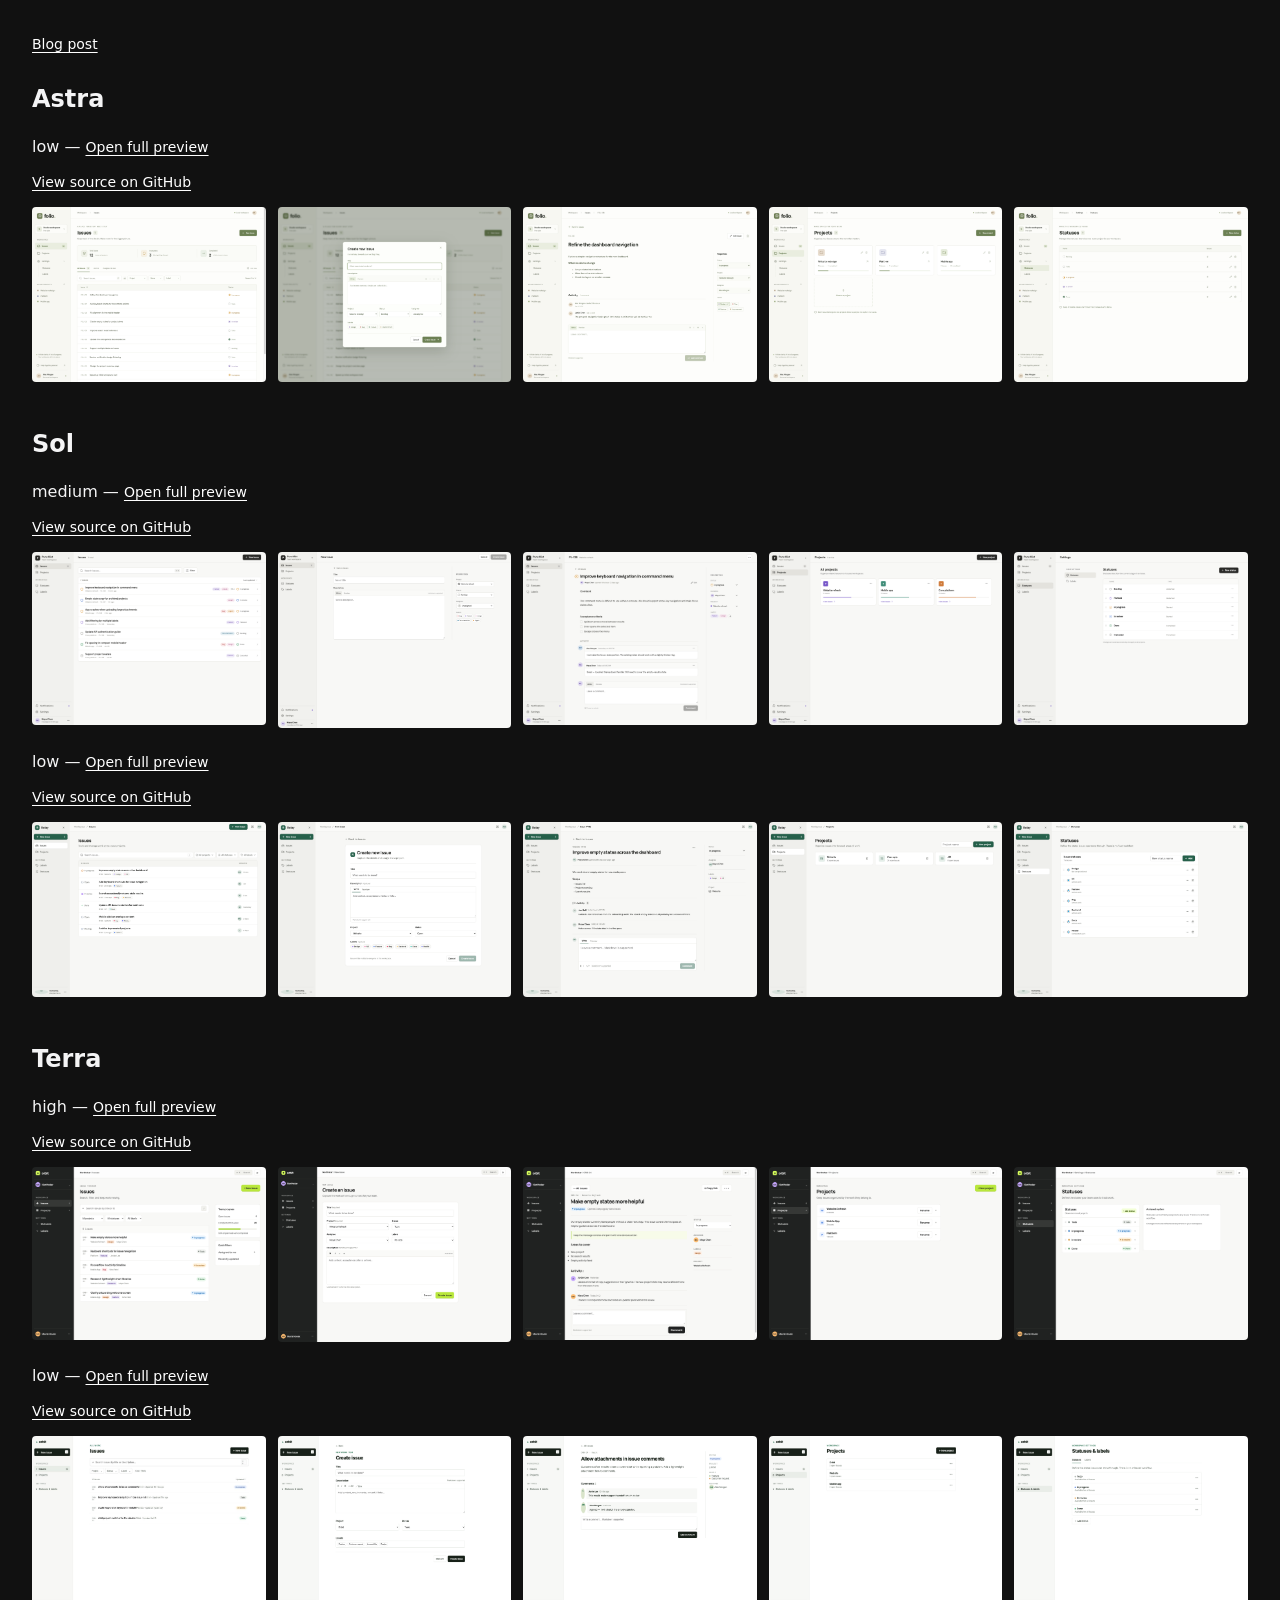
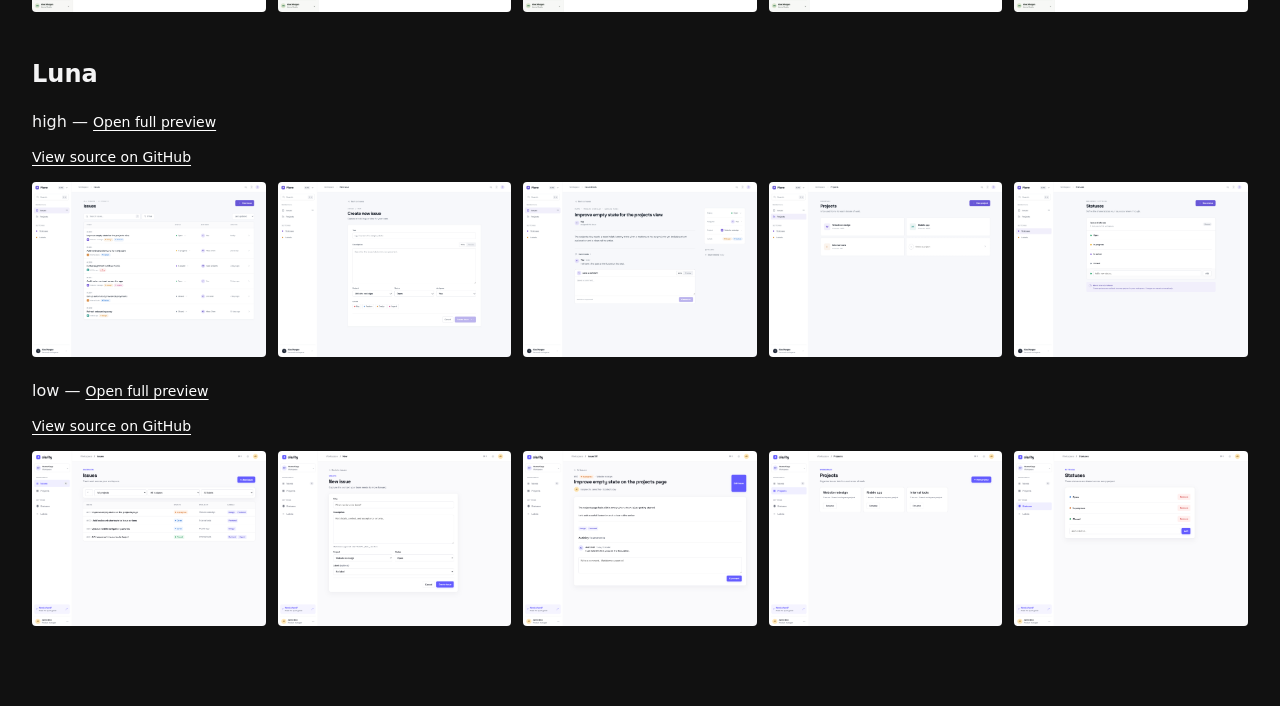
<file: index.html>
<!doctype html>
<html lang="en">
  <head>
    <meta charset="UTF-8" />
    <meta name="viewport" content="width=device-width, initial-scale=1.0" />
    <title>UI design mockups</title>
    <style>
      * { box-sizing: border-box; }
      body { margin: 0; background: #111; color: #f4f4f5; font-family: system-ui, sans-serif; }
      main { max-width: 1440px; margin: 0 auto; padding: 2rem; }
      h1 { margin: 0 0 2rem; font-size: 1.125rem; font-weight: 500; }
      section { margin: 0 0 3rem; }
      h2 { margin: 0 0 1.25rem; font-size: 1.5rem; }
      h3 { margin: 1.5rem 0 .75rem; font-size: 1rem; font-weight: 500; }
      .preview-link { color: #fff; font-size: .875rem; text-underline-offset: .2em; }
      .screenshots { display: grid; grid-template-columns: repeat(auto-fit, minmax(180px, 1fr)); gap: .75rem; }
      img { display: block; width: 100%; height: auto; border-radius: .25rem; }
    </style>
  </head>
  <body>
    <main id="mockups"></main>
    <script>
      const models = [
        ['Astra', [['low', 'astra-low']]],
        ['Sol', [['medium', 'sol-medium'], ['low', 'sol-low']]],
        ['Terra', [['high', 'terra-high'], ['low', 'terra-low']]],
        ['Luna', [['high', 'luna-high'], ['low', 'luna-low']]]
      ];
      const screens = ['issues', 'issue-new', 'issue-details', 'projects', 'statuses'];
      document.querySelector('#mockups').innerHTML = `
        <h1><a class="preview-link" href="https://juhapalomaki.fi/blog/openai-codex-ui-model-comparison/">Blog post</a></h1>
        ${models.map(([name, configurations]) => `
          <section>
            <h2>${name}</h2>
            ${configurations.map(([effort, prefix]) => `
              <h3>${effort} — <a class="preview-link" href="${name.toLowerCase()}/${effort}/">Open full preview</a></h3>
              <p><a class="preview-link" href="https://github.com/juhap/agent-uidesign/tree/main/${name.toLowerCase()}/${effort}/">View source on GitHub</a></p>
              <div class="screenshots">
                ${screens.map((screen) => `<img src="screenshots/${prefix}-${screen}.png" alt="" loading="lazy" />`).join('')}
              </div>
            `).join('')}
          </section>
        `).join('')}
      `;
    </script>
  </body>
</html>
</file>
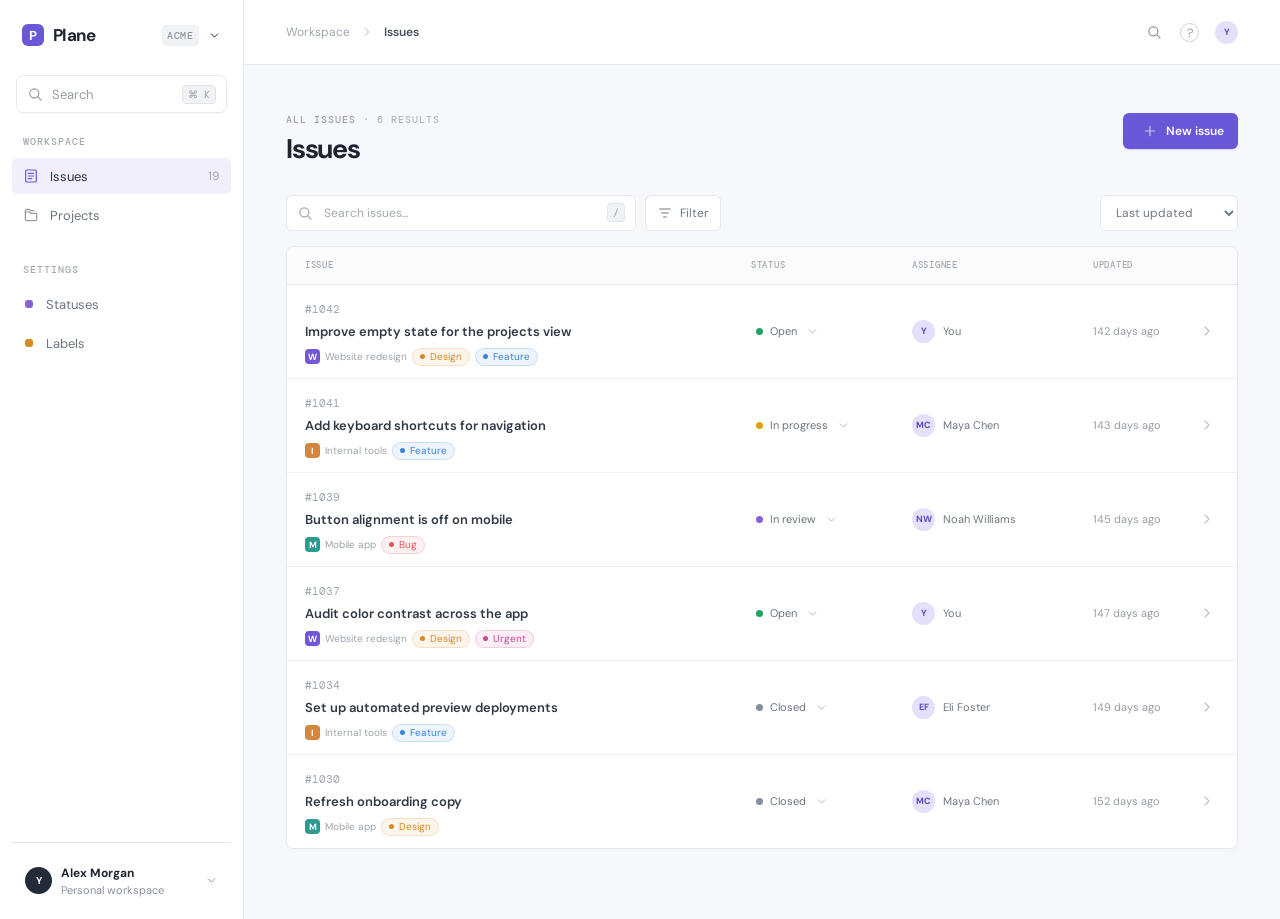
<file: luna/high/index.html>
<!doctype html>
<html lang="en">
  <head>
    <meta charset="UTF-8" />
    <meta name="viewport" content="width=device-width, initial-scale=1.0" />
    <meta name="theme-color" content="#f7f8fb" />
    <title>Plane — issue tracking</title>
    <script type="module" crossorigin src="assets/index-DtHFJhLy.js"></script>
    <link rel="stylesheet" crossorigin href="assets/index-CsmaZ2ut.css">
  </head>
  <body>
    <div id="root"></div>
  </body>
</html>
</file>
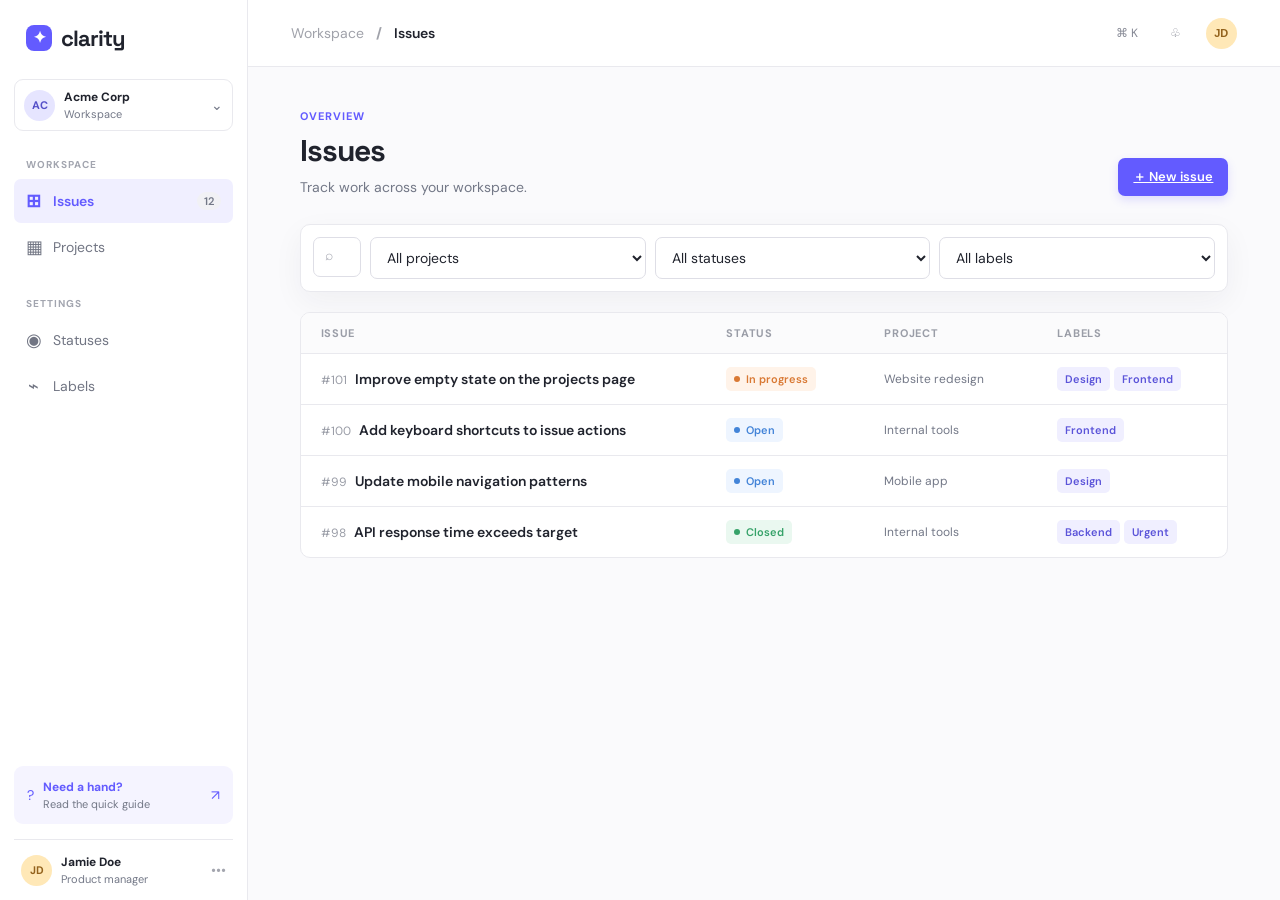
<file: luna/low/index.html>
<!doctype html>
<html lang="en">
<head>
  <meta charset="UTF-8" />
  <meta name="viewport" content="width=device-width, initial-scale=1.0" />
  <title>Clarity — Issue tracker</title>
  <link rel="preconnect" href="https://fonts.googleapis.com">
  <link rel="preconnect" href="https://fonts.gstatic.com" crossorigin>
  <link href="https://fonts.googleapis.com/css2?family=DM+Sans:wght@400;500;600;700&family=Space+Grotesk:wght@500;600;700&display=swap" rel="stylesheet">
  <link rel="stylesheet" href="styles.css" />
</head>
<body>
  <div class="app-shell">
    <aside class="sidebar">
      <div class="brand"><span class="brand-mark">✦</span><span>clarity</span></div>
      <div class="workspace-switcher"><span class="avatar avatar-indigo">AC</span><span><b>Acme Corp</b><small>Workspace</small></span><span class="chevron">⌄</span></div>
      <nav>
        <p class="nav-label">WORKSPACE</p>
        <a href="#issues" data-route="issues" class="nav-item active"><span>⊞</span> Issues <span class="nav-count">12</span></a>
        <a href="#projects" data-route="projects" class="nav-item"><span>▦</span> Projects</a>
        <p class="nav-label nav-label-settings">SETTINGS</p>
        <a href="#settings/statuses" data-route="settings/statuses" class="nav-item"><span>◉</span> Statuses</a>
        <a href="#settings/labels" data-route="settings/labels" class="nav-item"><span>⌁</span> Labels</a>
      </nav>
      <div class="sidebar-bottom"><div class="help-card"><span>?</span><div><b>Need a hand?</b><small>Read the quick guide</small></div><span>↗</span></div><div class="user"><span class="avatar avatar-yellow">JD</span><span><b>Jamie Doe</b><small>Product manager</small></span><span class="dots">•••</span></div></div>
    </aside>
    <main class="main"><header class="topbar"><button class="mobile-menu" id="mobileMenu">☰</button><div class="breadcrumbs"><span>Workspace</span><b>/</b><strong id="crumb">Issues</strong></div><div class="top-actions"><button class="icon-button">⌘ K</button><button class="icon-button">♧</button><button class="avatar avatar-yellow">JD</button></div></header><div id="view" class="content"></div></main>
  </div>
  <div id="toast" class="toast"></div>
  <script src="app.js"></script>
</body>
</html>
</file>
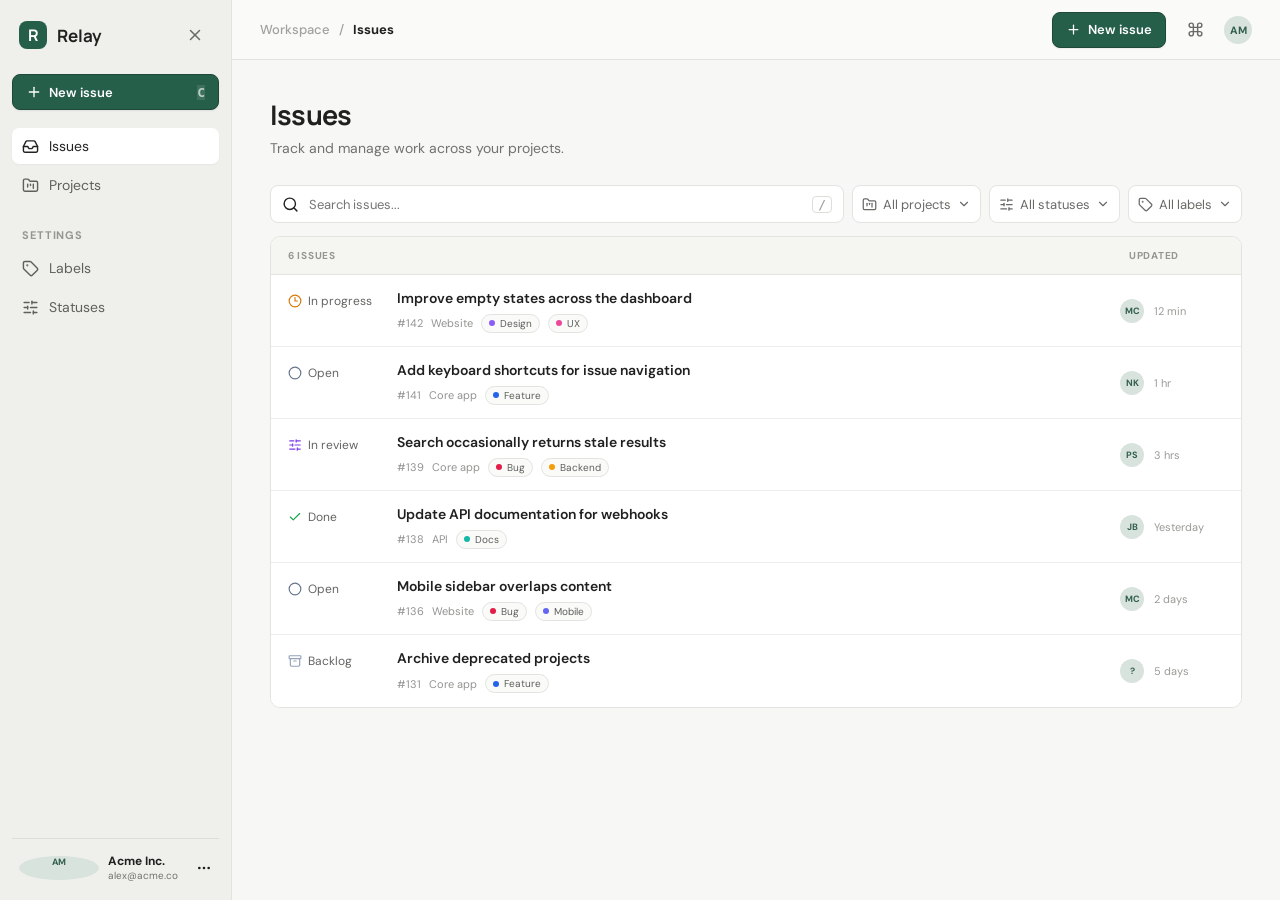
<file: sol/low/index.html>
<!doctype html>
<html lang="en">
  <head>
    <meta charset="UTF-8" />
    <meta name="viewport" content="width=device-width, initial-scale=1.0" />
    <meta name="theme-color" content="#f7f7f5" />
    <title>Relay — Issues</title>
    <script type="module" crossorigin src="assets/index-BSWAWUAa.js"></script>
    <link rel="stylesheet" crossorigin href="assets/index-CUvfh1Es.css">
  </head>
  <body><div id="root"></div></body>
</html>
</file>
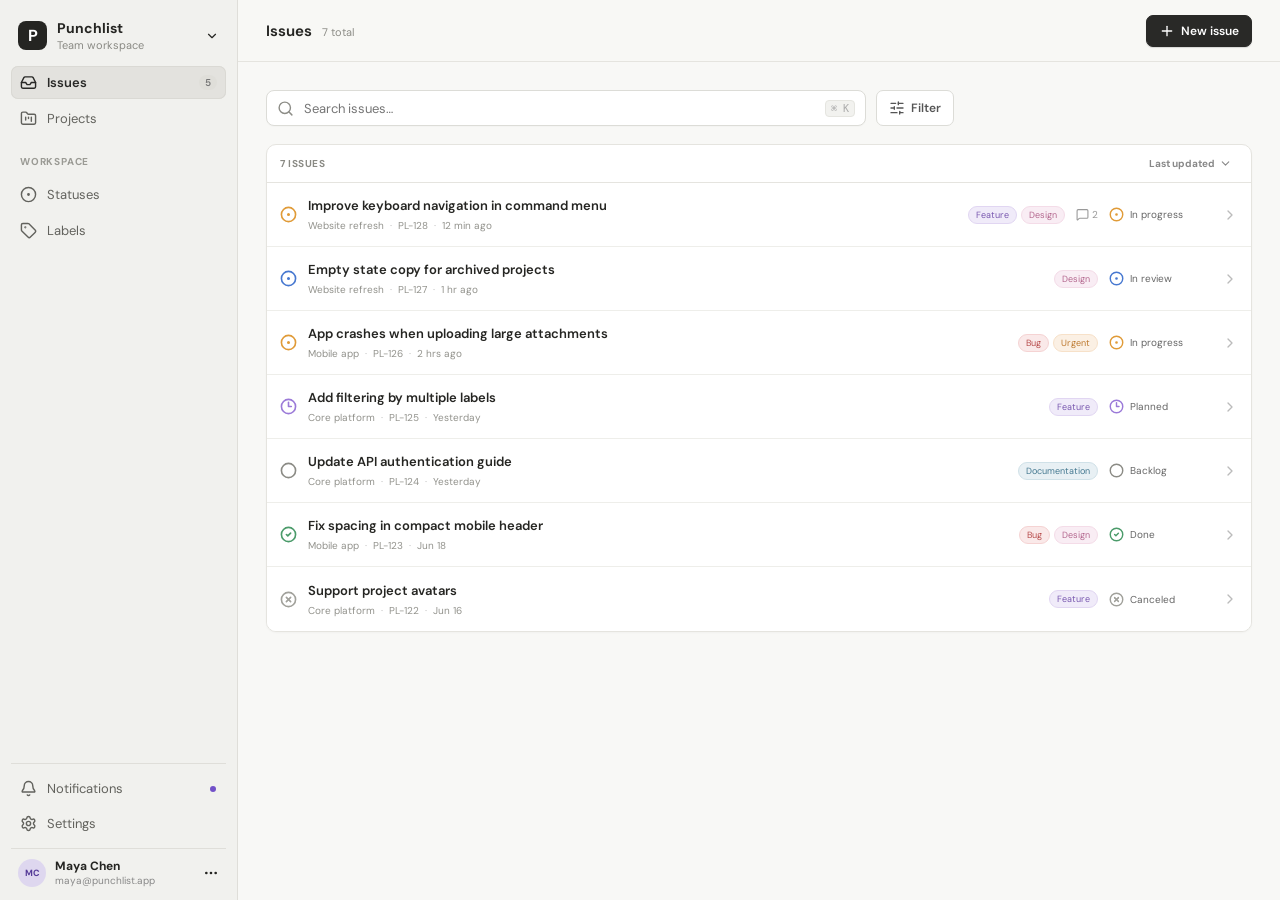
<file: sol/medium/index.html>
<!doctype html>
<html lang="en">
  <head>
    <meta charset="UTF-8" />
    <meta name="viewport" content="width=device-width, initial-scale=1.0" />
    <meta name="theme-color" content="#f8f8f6" />
    <title>Punchlist — Issue tracking</title>
    <script type="module" crossorigin src="assets/index-BtNGo8JE.js"></script>
    <link rel="stylesheet" crossorigin href="assets/index-WAjov4eV.css">
  </head>
  <body>
    <div id="root"></div>
  </body>
</html>
</file>
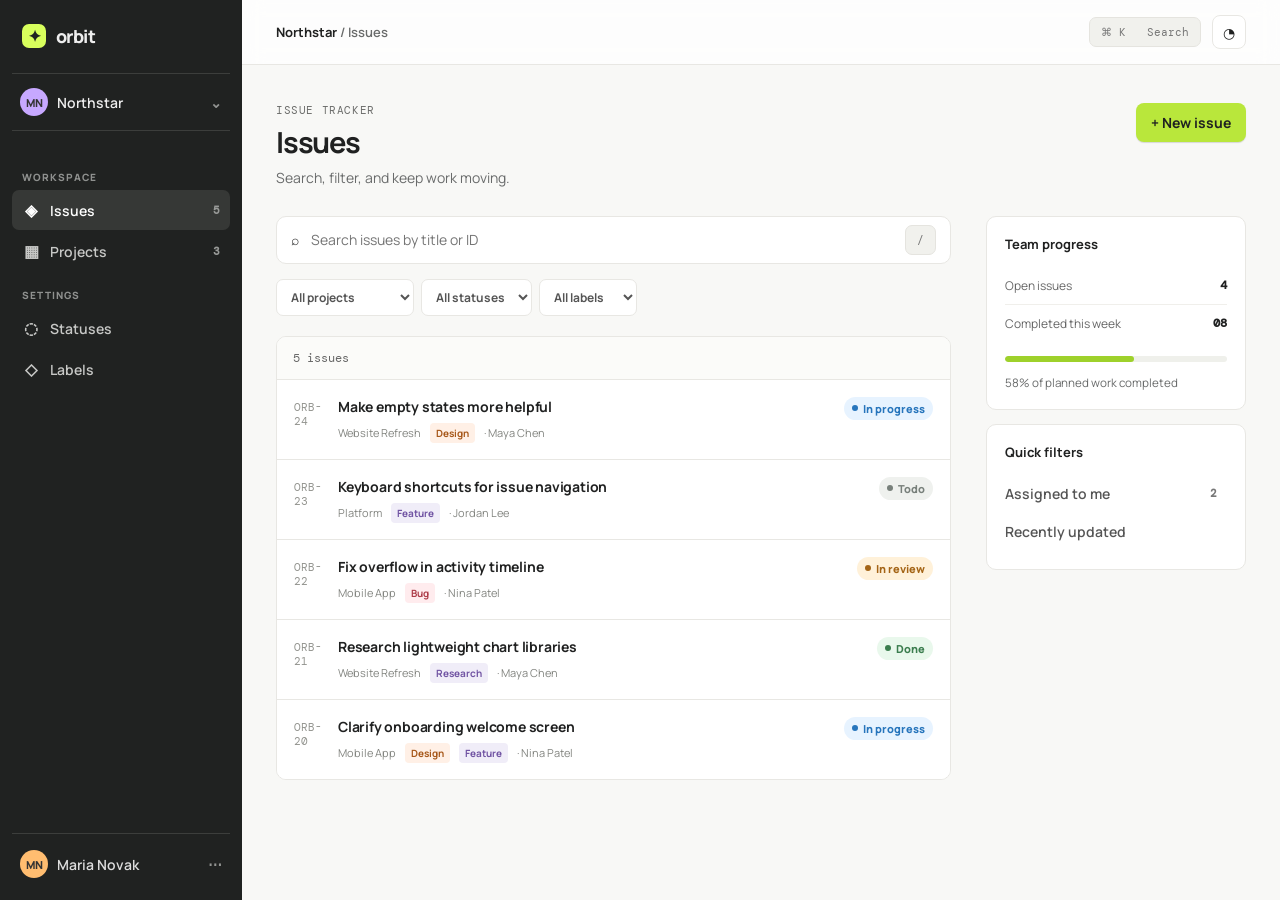
<file: terra/high/index.html>
<!doctype html>
<html lang="en">
  <head>
    <meta charset="UTF-8" />
    <meta name="viewport" content="width=device-width, initial-scale=1.0" />
    <meta name="theme-color" content="#171717" />
    <title>Orbit — Issue tracker</title>
    <link rel="preconnect" href="https://fonts.googleapis.com" />
    <link rel="preconnect" href="https://fonts.gstatic.com" crossorigin />
    <link href="https://fonts.googleapis.com/css2?family=DM+Mono:wght@400;500&family=Manrope:wght@400;500;600;700;800&display=swap" rel="stylesheet" />
    <script type="module" crossorigin src="assets/index-KwpFw5wI.js"></script>
    <link rel="stylesheet" crossorigin href="assets/index-lHLog5HJ.css">
  </head>
  <body>
    <div id="app"></div>
  </body>
</html>
</file>
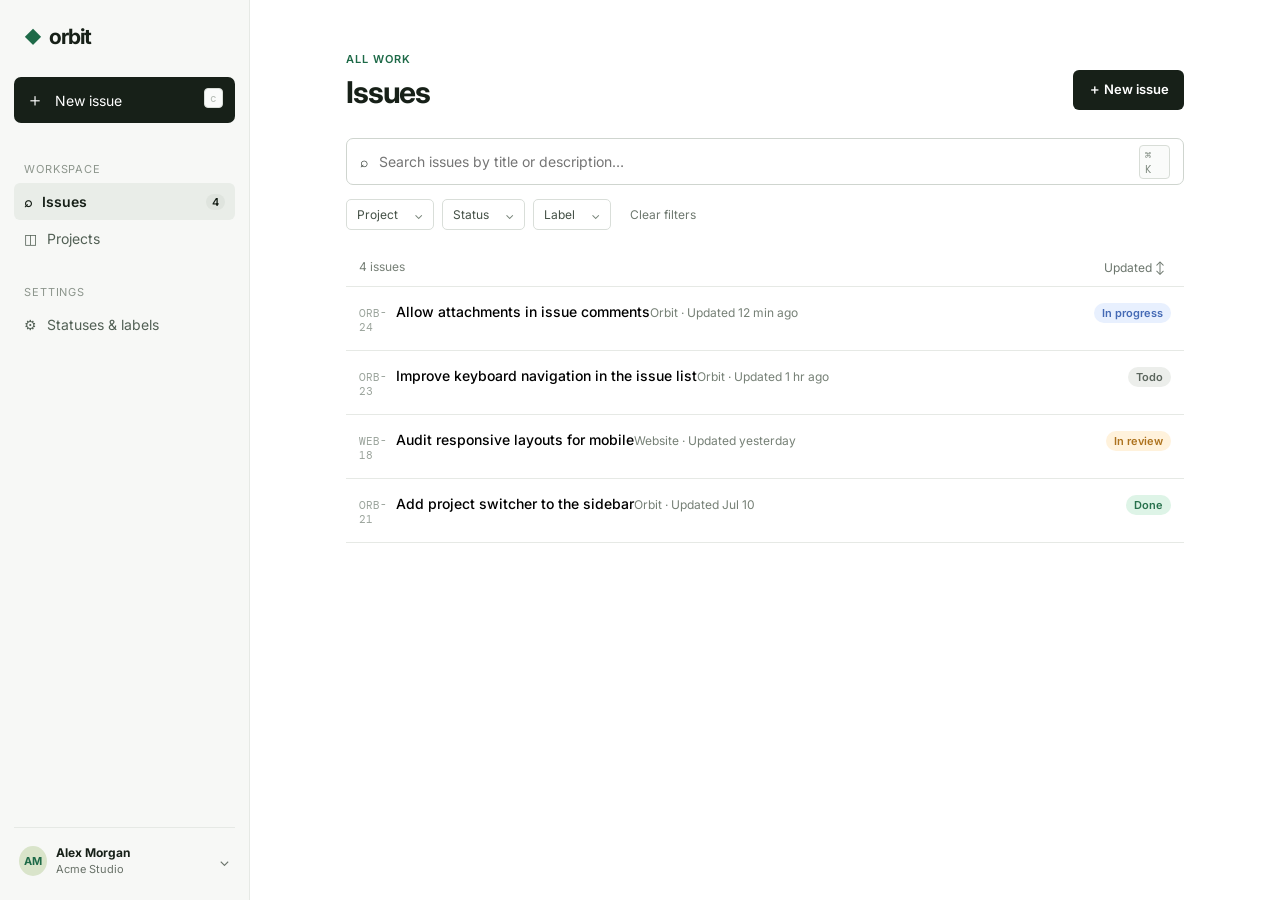
<file: terra/low/index.html>
<!doctype html>
<html lang="en">
  <head>
    <meta charset="UTF-8" />
    <meta name="viewport" content="width=device-width, initial-scale=1.0" />
    <title>Orbit — Issue tracker</title>
    <link rel="preconnect" href="https://fonts.googleapis.com" />
    <link rel="preconnect" href="https://fonts.gstatic.com" crossorigin />
    <link href="https://fonts.googleapis.com/css2?family=DM+Mono:wght@400;500&family=Inter:wght@400;500;600;700&display=swap" rel="stylesheet" />
    <link rel="stylesheet" href="styles.css" />
  </head>
  <body>
    <div class="app-shell">
      <aside class="sidebar" id="sidebar">
        <div class="brand"><span class="brand-mark">◆</span> orbit</div>
        <button class="new-issue" id="newIssueBtn"><span>＋</span> New issue <kbd>c</kbd></button>
        <nav>
          <p class="nav-label">Workspace</p>
          <button class="nav-item active" data-view="issues"><span>⌕</span> Issues <em id="issueCount">4</em></button>
          <button class="nav-item" data-view="projects"><span>◫</span> Projects</button>
          <p class="nav-label settings-label">Settings</p>
          <button class="nav-item" data-view="settings"><span>⚙</span> Statuses & labels</button>
        </nav>
        <div class="profile"><span class="avatar">AM</span><span><b>Alex Morgan</b><small>Acme Studio</small></span><span class="chevron">⌄</span></div>
      </aside>
      <main class="content">
        <header class="mobile-header"><button id="menuBtn">☰</button><div class="brand"><span class="brand-mark">◆</span> orbit</div><button id="mobileCreate">＋</button></header>
        <section id="issuesView" class="view active">
          <div class="page-head"><div><p class="eyebrow">All work</p><h1>Issues</h1></div><button class="primary create-trigger">＋ New issue</button></div>
          <div class="searchbar"><span>⌕</span><input id="searchInput" placeholder="Search issues by title or description…" /><kbd>⌘ K</kbd></div>
          <div class="filters">
            <button class="filter selected" data-filter="project">Project <span>⌄</span></button>
            <button class="filter selected" data-filter="status">Status <span>⌄</span></button>
            <button class="filter selected" data-filter="label">Label <span>⌄</span></button>
            <button class="clear-filters" id="clearFilters">Clear filters</button>
          </div>
          <div class="list-head"><span id="resultCount">4 issues</span><button class="sort">Updated <span>↕</span></button></div>
          <div class="issue-list" id="issueList"></div>
        </section>
        <section id="detailView" class="view">
          <button class="back" id="backToIssues">← All issues</button>
          <div id="issueDetail"></div>
        </section>
        <section id="createView" class="view narrow">
          <button class="back" id="cancelCreate">← Back</button>
          <div class="page-head"><div><p class="eyebrow">New work item</p><h1>Create issue</h1></div></div>
          <form id="createForm" class="issue-form">
            <label>Title<input id="newTitle" required placeholder="What needs to be done?" autofocus /></label>
            <label>Description <span class="hint">Markdown supported</span><div class="editor"><div class="editor-tools"><b>B</b><i>I</i><span>⌘</span><span>• List</span><span>↗ Link</span></div><textarea id="newBody" placeholder="Add context, requirements, or useful links…"></textarea></div></label>
            <div class="form-row"><label>Project<select id="newProject"></select></label><label>Status<select id="newStatus"></select></label></div>
            <label>Labels<div class="label-picker" id="newLabels"></div></label>
            <div class="form-actions"><button type="button" class="secondary" id="discardCreate">Discard</button><button class="primary" type="submit">Create issue</button></div>
          </form>
        </section>
        <section id="projectsView" class="view narrow"><div class="page-head"><div><p class="eyebrow">Workspace</p><h1>Projects</h1></div><button class="primary" id="addProject">＋ New project</button></div><div class="card-list" id="projectList"></div></section>
        <section id="settingsView" class="view narrow"><div class="page-head"><div><p class="eyebrow">Workspace settings</p><h1>Statuses & labels</h1></div></div><div class="settings-tabs"><button class="tab active" data-settings="statuses">Statuses</button><button class="tab" data-settings="labels">Labels</button></div><p class="settings-copy" id="settingsCopy"></p><div class="manage-list" id="settingsList"></div><button class="secondary add-setting" id="addSetting">＋ Add status</button></section>
      </main>
    </div>
    <div class="toast" id="toast"></div>
    <script src="app.js"></script>
  </body>
</html>
</file>
<file: luna/high/assets/index-CsmaZ2ut.css>
@import "https://fonts.googleapis.com/css2?family=DM+Mono:wght@400;500&family=DM+Sans:wght@400;500;600;700&display=swap";:root{color:#1e2530;font-synthesis:none;--ink:#1e2530;--muted:#89919c;--line:#e6e8ec;--soft:#f2f4f7;--purple:#6857d7;--purple-dark:#5745c8;background:#f7f8fb;font-family:DM Sans,ui-sans-serif,system-ui,sans-serif}*{box-sizing:border-box}body{background:#f7f8fb;min-width:320px;margin:0}button,input,textarea,select{font:inherit}button{cursor:pointer;color:inherit;border:0}.app{min-height:100vh;display:flex}.sidebar{border-right:1px solid var(--line);z-index:5;background:#fff;flex-direction:column;flex:0 0 244px;width:244px;padding:19px 12px 12px;display:flex}.brand{letter-spacing:-.03em;align-items:center;gap:9px;height:32px;padding:0 10px;font-size:17px;font-weight:700;display:flex}.brand-mark{color:#fff;background:var(--purple);border-radius:6px;place-items:center;width:22px;height:22px;font-size:13px;font-weight:700;display:grid}.workspace-pill{letter-spacing:.08em;color:#8d939d;background:#f1f2f5;border-radius:4px;margin-left:auto;padding:4px 5px;font:500 10px DM Mono,monospace}.sidebar-search{border:1px solid var(--line);color:#969da6;border-radius:7px;align-items:center;gap:9px;height:38px;margin:24px 4px 22px;padding:0 10px;font-size:13px;display:flex;box-shadow:0 1px 2px #16204a05}.sidebar-search kbd,.search-field kbd{color:#9aa0a9;background:#f1f2f5;border:1px solid #e1e3e7;border-radius:4px;margin-left:auto;padding:2px 5px;font:10px DM Mono,monospace}.icon{flex:none;justify-content:center;align-items:center;display:inline-flex}.icon svg{stroke:currentColor;fill:none;stroke-width:1.8px;stroke-linecap:round;stroke-linejoin:round;width:100%;height:100%}nav{flex-direction:column;gap:3px;display:flex}.nav-label{color:#a3a9b1;text-transform:uppercase;letter-spacing:.1em;padding:0 11px 7px;font:500 10px DM Mono,monospace}.settings-label{margin-top:27px}nav button{color:#6c7480;text-align:left;background:0 0;border-radius:6px;align-items:center;gap:11px;height:36px;padding:0 11px;font-size:13px;display:flex}nav button .icon{color:#939aa4}nav button:hover,nav button.active{color:#2b3340;background:#f1effb}nav button.active .icon{color:var(--purple)}.nav-count{color:#a1a8b1;margin-left:auto;font-size:12px}.sub-dot{border-radius:3px;width:8px;height:8px;margin:0 2px}.purple{background:#8561d8}.orange{background:#d88924}.sidebar-bottom{border-top:1px solid var(--line);margin-top:auto;padding:15px 6px 3px}.user-row{align-items:center;gap:9px;padding:7px;font-size:12px;display:flex}.user-row div{flex-direction:column;flex:1;gap:2px;display:flex}.user-row strong{font-size:12px}.user-row span:not(.avatar){color:var(--muted);font-size:11px}.avatar{color:#5b4abd;background:#e4e0fa;border-radius:50%;flex:none;place-items:center;width:27px;height:27px;font-size:10px;font-weight:700;display:inline-grid}.avatar.small{width:23px;height:23px;font-size:9px}.user-row .avatar{color:#fff;background:#232b38}.shell{flex:1;min-width:0}.topbar{border-bottom:1px solid var(--line);background:#fff;align-items:center;height:65px;padding:0 42px;display:flex}.breadcrumbs{color:#a0a6af;align-items:center;gap:10px;font-size:12px;display:flex}.breadcrumbs .icon{color:#c1c5cb}.breadcrumbs strong{color:#464e5a;font-weight:600}.top-actions{align-items:center;gap:16px;margin-left:auto;display:flex}.top-icon,.help{color:#8d96a1;background:0 0;place-items:center;display:grid}.top-icon{width:24px}.help{border:1px solid #cfd3d9;border-radius:50%;width:19px;height:19px;font-size:12px}.mobile-menu{color:#66707d;background:0 0;margin-right:12px;display:none}.content{max-width:1134px;margin:0 auto;padding:48px 42px 70px}.narrow-content{max-width:910px}.page-heading{justify-content:space-between;align-items:flex-start;margin-bottom:31px;display:flex}.eyebrow{color:#9aa1aa;text-transform:uppercase;letter-spacing:.1em;font:500 10px DM Mono,monospace}.eyebrow span{color:#b3b8c0}.page-heading h1{letter-spacing:-.045em;margin:8px 0 0;font-size:27px;line-height:1.1}.subheading{color:#8a929d;margin:9px 0 0;font-size:13px}.primary{background:var(--purple);color:#fff;border-radius:6px;justify-content:center;align-items:center;gap:8px;height:36px;padding:0 14px;font-size:12px;font-weight:600;display:inline-flex;box-shadow:0 1px 2px #41339c2b}.primary:hover{background:var(--purple-dark)}.primary:disabled{cursor:not-allowed;opacity:.45}.primary span{opacity:.65;margin-left:5px;font:10px DM Mono,monospace}.secondary{color:#666f7b;background:#fff;border:1px solid #dfe2e7;border-radius:6px;height:36px;padding:0 14px;font-size:12px}.secondary:hover{background:var(--soft)}.issue-toolbar{gap:9px;margin-bottom:15px;display:flex}.search-field{border:1px solid var(--line);color:#a0a7b0;background:#fff;border-radius:6px;flex:1;align-items:center;gap:9px;max-width:350px;height:36px;padding:0 10px;display:flex}.search-field:focus-within{border-color:#aaa0e3;box-shadow:0 0 0 3px #6857d712}.search-field input{width:100%;min-width:0;color:var(--ink);border:0;outline:0;font-size:12px}.search-field input::placeholder{color:#a3a9b1}.filter-button,.sort-select{border:1px solid var(--line);color:#707986;background:#fff;border-radius:6px;align-items:center;gap:7px;height:36px;padding:0 11px;font-size:12px;display:flex}.filter-button.selected{color:#5d4cc1;background:#f1effb;border-color:#d5cdfa}.filter-count{background:var(--purple);color:#fff;border-radius:10px;padding:1px 5px;font-size:10px}.sort-select{appearance:auto;margin-left:auto;padding-right:6px}.filter-panel{border:1px solid var(--line);background:#fff;border-radius:7px;flex-wrap:wrap;gap:9px;margin-bottom:14px;padding:12px;display:flex}.filter-select{color:#8a929d;align-items:center;gap:8px;font-size:11px;display:flex}.filter-select select{border:1px solid var(--line);color:#535c68;background:#fff;border-radius:5px;height:30px;padding:0 5px;font-size:11px}.clear-filter{color:var(--purple);background:0 0;margin-left:auto;font-size:11px}.issue-table{border:1px solid var(--line);background:#fff;border-radius:8px;overflow:hidden;box-shadow:0 2px 5px #27334c05}.table-head,.issue-row{grid-template-columns:minmax(300px,1fr) 145px 165px 90px 20px;align-items:center;gap:16px;display:grid}.table-head{border-bottom:1px solid var(--line);color:#a3a9b2;letter-spacing:.08em;background:#fbfbfc;min-height:38px;padding:0 18px;font:500 9px DM Mono,monospace}.issue-row{text-align:left;color:#3b4450;background:#fff;border-bottom:1px solid #eff0f2;width:100%;min-height:81px;padding:12px 18px}.issue-row:last-child{border-bottom:0}.issue-row:hover{background:#fcfcfe}.issue-row>.icon{color:#bcc2c9}.issue-main{min-width:0}.issue-id,.detail-kicker{color:#9ca4ae;font:11px DM Mono,monospace}.issue-main strong{text-overflow:ellipsis;white-space:nowrap;color:#303945;margin-top:5px;font-size:13px;font-weight:600;display:block;overflow:hidden}.issue-meta{flex-wrap:wrap;align-items:center;gap:5px;margin-top:8px;display:flex}.project-chip{color:#9da4ad;align-items:center;gap:5px;font-size:10px;display:flex}.project-chip i,.project-icon{color:#fff;border-radius:4px;place-items:center;width:15px;height:15px;font-size:9px;font-style:normal;font-weight:700;display:inline-grid}.label{white-space:nowrap;border:1px solid;border-radius:11px;align-items:center;gap:5px;padding:3px 7px;font-size:10px;line-height:1;display:inline-flex}.label>span{border-radius:50%;width:5px;height:5px}.status-badge{color:#69727d;background:0 0;border-radius:5px;align-items:center;gap:7px;padding:6px 5px;font-size:11px;display:inline-flex}.status-badge:hover{background:var(--soft)}.status-badge .icon{color:#b1b7be;margin-left:2px}.status-dot{border-radius:50%;width:7px;height:7px;display:inline-block}.assignee{color:#6f7883;align-items:center;gap:8px;font-size:11px;display:flex}.updated{color:#969da7;font-size:11px}.no-results{color:#929aa4;flex-direction:column;align-items:center;gap:7px;padding:65px 20px;font-size:12px;display:flex}.no-results strong{color:#505966;font-size:13px}.no-results-icon{width:38px;height:38px;color:var(--purple);background:#f1effb;border-radius:50%;place-items:center;margin-bottom:5px;display:grid}.back-link{color:#8a929d;background:0 0;align-items:center;gap:6px;margin-bottom:30px;padding:0;font-size:12px;display:flex}.back-link:hover{color:var(--purple)}.create-heading{margin-bottom:28px}.issue-form{border:1px solid var(--line);background:#fff;border-radius:8px;padding:27px 30px 24px;box-shadow:0 2px 5px #27334c05}.form-label{color:#68717d;font-size:11px;font-weight:600;display:block}.form-label>input,.form-label>select,.issue-form textarea,.add-setting input,.new-project-card input{color:#303945;background:#fff;border:1px solid #dfe2e7;border-radius:6px;outline:0;width:100%;margin-top:8px;font-size:13px;display:block}.form-label>input,.form-label>select{height:38px;padding:0 11px}.form-label>input:focus,.form-label>select:focus,.issue-form textarea:focus,.comment-form textarea:focus{border-color:#a89ce9;box-shadow:0 0 0 3px #6857d712}.form-label>input::placeholder,textarea::placeholder{color:#b0b5bc}.editor-label{justify-content:space-between;align-items:center;margin-top:22px;display:flex}.editor-label .form-label{padding-top:0}.editor-tabs{background:#f1f2f5;border-radius:5px;align-items:center;gap:2px;padding:3px;display:flex}.editor-tabs button{color:#9ba2ab;background:0 0;border-radius:4px;padding:4px 9px;font-size:10px}.editor-tabs button.active{color:#4d5560;background:#fff;box-shadow:0 1px 2px #2c34400c}.editor{resize:vertical;width:100%;min-height:178px;margin-top:8px;padding:12px;line-height:1.65;display:block}.preview{color:#68717d;border:1px solid #dfe2e7;border-radius:6px;font-size:13px}.markdown h2,.markdown h3,.markdown h4{color:#303945;margin:0 0 10px}.markdown p{margin:0}.markdown strong{color:#363e4a}.markdown code{background:#f0f1f4;border-radius:3px;padding:2px 4px;font-size:11px}.form-grid{grid-template-columns:repeat(3,1fr);gap:14px;margin:22px 0;display:grid}.label-picker{flex-wrap:wrap;gap:7px;margin-top:9px;display:flex}.label-picker button{color:#78818c;background:#fff;border:1px solid #e1e3e7;border-radius:5px;align-items:center;gap:6px;height:29px;padding:0 9px;font-size:11px;display:inline-flex}.label-picker button>span{border-radius:50%;width:7px;height:7px}.label-picker button.picked{color:#5c4bc2;background:#f1effb;border-color:#cfc7f4}.form-actions{border-top:1px solid #eff0f2;justify-content:flex-end;gap:9px;margin-top:28px;padding-top:20px;display:flex}.detail-layout{grid-template-columns:minmax(0,1fr) 250px;gap:58px;display:grid}.detail-main{min-width:0}.detail-kicker{color:#a2a8b0;align-items:center;gap:8px;margin-bottom:13px;display:flex}.detail-main h1{letter-spacing:-.045em;color:#252d38;margin:0 0 17px;font-size:29px;line-height:1.2}.detail-author{align-items:center;gap:9px;margin-bottom:31px;display:flex}.detail-author div{flex-direction:column;gap:2px;font-size:12px;display:flex}.detail-author span{color:#929aa4;font-size:11px}.detail-body{border-top:1px solid var(--line);color:#555f6c;padding:25px 0 37px;font-size:14px;line-height:1.75}.comments-heading{border-top:1px solid var(--line);color:#5b6571;align-items:center;gap:8px;padding:25px 0 19px;font-size:12px;font-weight:600;display:flex}.comments-heading .icon{color:#8c95a1}.comments-heading span{color:#a4aab2;font-weight:400}.comment{gap:11px;margin-bottom:23px;display:flex}.comment-content{flex:1;min-width:0}.comment-content>div:first-child{align-items:baseline;gap:9px;margin-bottom:7px;display:flex}.comment-content strong{font-size:12px}.comment-content>div:first-child span{color:#a1a8b0;font-size:10px}.comment-content .markdown{color:#68717d;font-size:12px;line-height:1.65}.empty-comments{color:#a2a8b0;padding:4px 0 22px;font-size:12px}.comment-form{background:#fff;border:1px solid #dfe2e7;border-radius:7px;margin-top:11px;overflow:hidden}.comment-header{border-bottom:1px solid #eff0f2;align-items:center;gap:8px;height:46px;padding:0 12px;font-size:11px;display:flex}.comment-header .editor-tabs{margin-left:auto}.comment-form textarea,.comment-editor{resize:vertical;color:#4b5561;border:0;border-radius:0;outline:0;width:100%;min-height:110px;margin:0;padding:13px;font-size:12px;line-height:1.6}.comment-footer{border-top:1px solid #eff0f2;align-items:center;padding:9px 12px;display:flex}.comment-footer span{color:#a7adb5;font-size:10px}.comment-footer .primary{height:30px;margin-left:auto}.detail-sidebar{padding-top:1px}.property-card{border:1px solid var(--line);background:#fff;border-radius:7px;padding:5px 15px}.property{border-bottom:1px solid #eff0f2;justify-content:space-between;align-items:center;gap:10px;min-height:53px;display:flex}.property:last-child{border-bottom:0}.property-label{color:#9aa2ac;font-size:11px}.property-value{color:#59636f;white-space:nowrap;text-overflow:ellipsis;background:0 0;align-items:center;gap:6px;max-width:145px;padding:4px 0;font-size:11px;display:flex;overflow:hidden}.property-value .icon{color:#b1b7be;margin-left:4px}.detail-labels{flex-wrap:wrap;justify-content:flex-end;gap:4px;display:flex}.muted{color:#aab0b7;font-size:11px}.activity{padding:30px 4px}.activity-row{color:#727b86;align-items:center;gap:10px;padding-top:16px;font-size:11px;display:flex}.activity-dot{background:#c9cdd3;border-radius:50%;width:7px;height:7px}.activity small{color:#a7adb5}.settings-content{max-width:880px}.settings-card{border:1px solid var(--line);background:#fff;border-radius:8px;overflow:hidden;box-shadow:0 2px 5px #27334c05}.settings-card-header{border-bottom:1px solid var(--line);align-items:center;min-height:80px;padding:20px 23px;display:flex}.settings-card-header h2{margin:0 0 5px;font-size:14px}.settings-card-header p{color:#9ba2ab;margin:0;font-size:11px}.shared-badge{color:#6d7681;background:#f1f2f5;border-radius:10px;margin-left:auto;padding:4px 8px;font:10px DM Mono,monospace}.settings-list{padding:0 23px}.setting-row{border-bottom:1px solid #eff0f2;align-items:center;gap:11px;min-height:58px;font-size:12px;display:flex}.swatch{border-radius:50%;flex:none;width:9px;height:9px;display:inline-block}.setting-actions{opacity:0;gap:3px;margin-left:auto;display:flex}.setting-row:hover .setting-actions,.setting-actions:focus-within{opacity:1}.setting-actions button{color:#a1a8b0;background:0 0;border-radius:4px;place-items:center;padding:5px;font-size:11px;display:grid}.setting-actions button:hover{color:var(--purple);background:#f1effb}.inline-edit{border:1px solid #cfc7f4;border-radius:4px;outline:0;padding:5px 7px;font-size:12px}.add-setting{background:#fbfbfc;align-items:center;gap:11px;min-height:65px;padding:12px 23px;display:flex}.add-setting input{flex:1;height:34px;margin:0;padding:0 9px;font-size:12px}.add-setting .secondary{height:32px}.settings-tip{color:#7467b9;background:#f1effb;border-radius:6px;gap:10px;margin-top:19px;padding:14px 16px;display:flex}.settings-tip>span{border:1px solid #a49bd9;border-radius:50%;place-items:center;width:16px;height:16px;font:10px Georgia;display:grid}.settings-tip strong{font-size:11px;display:block}.settings-tip p{color:#8b82c4;margin:4px 0 0;font-size:11px}.project-grid{grid-template-columns:repeat(2,minmax(240px,1fr));gap:12px;display:grid}.project-card,.new-project-card{border:1px solid var(--line);text-align:left;background:#fff;border-radius:8px;align-items:center;min-height:112px;padding:20px;display:flex}.project-card:hover{border-color:#c9c1f1;box-shadow:0 2px 7px #27334c0b}.project-large-icon{border-radius:9px;flex:none;place-items:center;width:40px;height:40px;font-size:16px;font-weight:700;display:grid}.project-card-body{text-align:left;background:0 0;flex-direction:column;flex:1;gap:6px;margin-left:13px;padding:0;display:flex}.project-card-body strong{font-size:13px}.project-card-body span{color:#9da4ad;font-size:11px}.project-actions{opacity:0;gap:3px;display:flex}.project-card:hover .project-actions,.project-actions:focus-within{opacity:1}.project-actions button{color:#a1a8b0;background:0 0;border-radius:4px;place-items:center;padding:5px;font-size:10px;display:grid}.project-actions button:hover{color:var(--purple);background:#f1effb}.project-inline-edit{border:1px solid #cfc7f4;border-radius:4px;outline:0;flex:1;min-width:0;height:30px;margin-left:13px;padding:5px 7px;font-size:12px}.new-project-card{border-style:dashed;gap:10px;padding:15px}.plus-circle{color:#a5abb4;border:1px solid #d8dbe1;border-radius:50%;place-items:center;width:35px;height:35px;display:grid}.new-project-card input{background:0 0;border:0;outline:0;height:35px;margin:0;font-size:12px}.new-project-card>button{color:#a5abb4;background:0 0}.scrim{display:none}@media (width<=900px){.sidebar{flex-basis:220px;width:220px}.topbar{padding:0 25px}.content{padding-left:25px;padding-right:25px}.table-head,.issue-row{grid-template-columns:minmax(250px,1fr) 125px 135px 75px 16px;gap:8px}.detail-layout{gap:30px}}@media (width<=700px){.sidebar{transition:transform .2s;position:fixed;inset:0 auto 0 0;transform:translate(-105%);box-shadow:8px 0 30px #1e253022}.sidebar.open{transform:translate(0)}.scrim{z-index:4;background:#1e253055;display:block;position:fixed;inset:0}.mobile-menu{place-items:center;display:grid}.topbar{height:57px;padding:0 17px}.top-actions{gap:11px}.content{padding:30px 17px 50px}.page-heading{margin-bottom:23px}.page-heading h1{font-size:24px}.table-head{display:none}.issue-row{grid-template-columns:1fr 20px;gap:5px;min-height:92px;padding:13px 14px}.issue-row>div:nth-child(2),.issue-row>div:nth-child(3),.issue-row>.updated{display:none}.issue-main strong{white-space:normal;line-height:1.35}.issue-meta{margin-top:9px}.issue-toolbar{flex-wrap:wrap}.search-field{flex-basis:100%;max-width:none}.sort-select{margin-left:0}.filter-panel{padding:10px}.filter-select{flex-direction:column;flex:1;align-items:stretch;gap:4px;min-width:125px}.filter-select select{width:100%}.clear-filter{align-self:end;margin:0}.detail-layout{display:block}.detail-sidebar{margin-top:33px}.detail-main h1{font-size:25px}.detail-body{padding-bottom:28px}.issue-form{padding:20px 16px}.form-grid{grid-template-columns:1fr;gap:16px}.form-actions{margin-top:23px}.project-grid{grid-template-columns:1fr}.settings-card-header,.settings-list,.add-setting{padding-left:16px;padding-right:16px}.settings-content .page-heading .primary{padding:0 10px;font-size:0}.settings-content .page-heading .primary .icon{margin:0}.settings-content .page-heading .primary:after{content:"Add";margin-left:-2px;font-size:12px}.settings-tip{margin-bottom:10px}}
</file>
<file: luna/low/styles.css>
:root{--ink:#20232d;--muted:#737887;--line:#e9e9ee;--bg:#fafafc;--purple:#635bff;--purple-dark:#5148e5;--green:#36a269;--orange:#d97934;--red:#d95151;--blue:#4384d8;--shadow:0 10px 30px #24243b0d}*{box-sizing:border-box}body{margin:0;background:var(--bg);color:var(--ink);font:14px 'DM Sans',sans-serif}.app-shell{display:flex;min-height:100vh}.sidebar{width:248px;flex:none;background:#fff;border-right:1px solid var(--line);padding:24px 14px 14px;display:flex;flex-direction:column}.brand{font:700 22px 'Space Grotesk';letter-spacing:-1px;padding:0 12px 27px;display:flex;gap:9px;align-items:center}.brand-mark{background:var(--purple);color:white;border-radius:8px;width:26px;height:26px;text-align:center;line-height:26px;font-size:16px}.workspace-switcher{border:1px solid var(--line);padding:9px;border-radius:9px;display:flex;align-items:center;gap:9px;margin-bottom:27px}.workspace-switcher b,.user b{display:block;font-size:12px}.workspace-switcher small,.user small,.help-card small{display:block;color:var(--muted);font-size:11px;margin-top:2px}.chevron{margin-left:auto;color:var(--muted)}.avatar{border-radius:50%;border:0;width:31px;height:31px;display:inline-grid;place-items:center;font-size:11px;font-weight:700;flex:none}.avatar-indigo{background:#e6e5ff;color:#5550c8}.avatar-yellow{background:#ffe8b7;color:#93621c}.nav-label{font-size:10px;color:#a2a5af;font-weight:700;letter-spacing:1px;padding:0 12px;margin:0 0 8px}.nav-label-settings{margin-top:28px}.nav-item{display:flex;align-items:center;gap:12px;color:#717583;text-decoration:none;padding:10px 12px;border-radius:7px;margin:2px 0}.nav-item span:first-child{width:15px;text-align:center;font-size:18px}.nav-item.active,.nav-item:hover{background:#f0efff;color:var(--purple);font-weight:600}.nav-count{font-size:11px;background:#f1f1f5;border-radius:10px;padding:2px 7px;margin-left:auto;color:var(--muted)}.sidebar-bottom{margin-top:auto}.help-card{background:#f5f4ff;padding:13px;border-radius:9px;display:flex;gap:9px;align-items:center;color:var(--purple)}.help-card b{display:block;font-size:12px}.help-card>span:last-child{margin-left:auto}.user{border-top:1px solid var(--line);margin-top:15px;padding:14px 7px 0;display:flex;align-items:center;gap:9px}.dots{margin-left:auto;color:#a3a5ae}.main{min-width:0;flex:1}.topbar{height:67px;border-bottom:1px solid var(--line);background:#fff;display:flex;align-items:center;padding:0 4.2%;justify-content:space-between}.breadcrumbs{display:flex;gap:12px;color:#a0a2aa;align-items:center}.breadcrumbs strong{color:var(--ink);font-weight:600}.top-actions{display:flex;align-items:center;gap:18px}.icon-button{border:0;background:none;color:#858894;font:12px 'DM Sans';padding:7px}.content{max-width:1180px;margin:0 auto;padding:42px 5% 70px}.page-heading{display:flex;justify-content:space-between;align-items:flex-end;margin-bottom:28px}.eyebrow{color:var(--purple);font-weight:700;font-size:11px;letter-spacing:1px;text-transform:uppercase;margin:0 0 8px}.page-heading h1{font:700 30px 'Space Grotesk';letter-spacing:-1px;margin:0}.subtle{color:var(--muted);margin:8px 0 0}.primary,.secondary,.danger{border:0;border-radius:7px;padding:10px 15px;font:600 13px 'DM Sans';cursor:pointer}.primary{background:var(--purple);color:white;box-shadow:0 4px 10px #635bff2e}.primary:hover{background:var(--purple-dark)}.secondary{background:#fff;border:1px solid var(--line);color:#50535f}.danger{color:var(--red);background:#fff0f0}.filters{background:#fff;border:1px solid var(--line);border-radius:10px;padding:12px;display:flex;gap:9px;box-shadow:var(--shadow);margin-bottom:20px}.searchbox{flex:1;position:relative}.searchbox span{position:absolute;left:12px;top:9px;color:#a2a4ae}.input,.select,.textarea{width:100%;border:1px solid #dedee6;border-radius:7px;padding:10px 12px;background:#fff;color:var(--ink);font:14px 'DM Sans';outline:none}.searchbox .input{padding-left:34px}.input:focus,.select:focus,.textarea:focus{border-color:var(--purple);box-shadow:0 0 0 3px #635bff15}.issues-table{border:1px solid var(--line);border-radius:10px;background:#fff;overflow:hidden}.table-head,.issue-row{display:grid;grid-template-columns:minmax(220px,1fr) 140px 155px 150px;gap:18px;align-items:center;padding:13px 20px}.table-head{background:#fbfbfc;color:#9a9da7;font-size:11px;font-weight:700;text-transform:uppercase;letter-spacing:.7px}.issue-row{border-top:1px solid var(--line);cursor:pointer}.issue-row:hover{background:#fcfcff}.issue-title{font-weight:600}.issue-id{color:#9a9da7;font-size:12px;margin-right:8px}.status,.label-pill{display:inline-flex;align-items:center;gap:6px;border-radius:5px;padding:5px 8px;font-size:11px;font-weight:600}.status:before{content:'';width:6px;height:6px;border-radius:50%;background:currentColor}.status-open{color:var(--blue);background:#eef5ff}.status-progress{color:var(--orange);background:#fff3e9}.status-closed{color:var(--green);background:#eaf8f0}.label-pill{background:#f0efff;color:#5b54d9}.project-cell,.date-cell{color:var(--muted);font-size:12px}.form-card,.detail-card,.settings-grid{background:#fff;border:1px solid var(--line);border-radius:10px;padding:26px;box-shadow:var(--shadow)}.form-layout{max-width:800px}.form-row{display:grid;grid-template-columns:1fr 1fr;gap:15px}.field{margin-bottom:18px}.field label{display:block;font-size:12px;font-weight:700;margin-bottom:8px}.textarea{min-height:180px;resize:vertical;line-height:1.6}.markdown-hint{font-size:11px;color:var(--muted);margin-top:6px}.form-actions{border-top:1px solid var(--line);padding-top:20px;display:flex;justify-content:flex-end;gap:9px}.back{color:var(--muted);text-decoration:none;display:inline-block;margin-bottom:20px}.detail-header{display:flex;justify-content:space-between;gap:20px}.detail-header h1{font:700 30px 'Space Grotesk';letter-spacing:-1px;margin:0 0 12px}.detail-meta{display:flex;gap:8px;align-items:center;flex-wrap:wrap;color:var(--muted);font-size:12px}.detail-body{margin:30px 0;padding-bottom:25px;border-bottom:1px solid var(--line);line-height:1.7;white-space:pre-wrap}.comment{border-top:1px solid var(--line);padding:19px 0;display:flex;gap:12px}.comment-body{line-height:1.6}.comment-body b{font-size:12px}.comment-body small{color:var(--muted);margin-left:8px}.comment-box{margin-top:8px}.comment-box .textarea{min-height:100px}.settings-grid{max-width:800px}.setting-row{display:flex;align-items:center;justify-content:space-between;border-bottom:1px solid var(--line);padding:15px 0}.setting-row:last-child{border-bottom:0}.setting-name{display:flex;align-items:center;gap:10px}.swatch{width:10px;height:10px;border-radius:50%}.add-setting{display:flex;gap:8px;margin-top:20px}.project-list{display:grid;grid-template-columns:repeat(auto-fill,minmax(240px,1fr));gap:14px}.project-card{background:#fff;border:1px solid var(--line);border-radius:10px;padding:20px}.project-card h3{margin:0 0 8px;font:600 18px 'Space Grotesk'}.project-card p{color:var(--muted);font-size:12px}.project-card button{margin-top:12px}.empty{text-align:center;padding:45px;color:var(--muted)}.toast{position:fixed;right:25px;bottom:25px;background:#252632;color:#fff;padding:12px 16px;border-radius:8px;opacity:0;transform:translateY(10px);transition:.2s;pointer-events:none}.toast.show{opacity:1;transform:none}.mobile-menu{display:none;border:0;background:none;font-size:20px}
@media(max-width:800px){.sidebar{position:fixed;z-index:3;left:-260px;top:0;bottom:0;transition:.2s;box-shadow:8px 0 20px #0001}.sidebar.open{left:0}.mobile-menu{display:block}.topbar{padding:0 20px}.content{padding:30px 20px}.table-head{display:none}.issue-row{grid-template-columns:1fr auto;gap:8px;padding:16px}.issue-row>.project-cell,.issue-row>.date-cell{display:none}.filters{flex-wrap:wrap}.filters .searchbox{flex-basis:100%}.page-heading{align-items:flex-start;gap:15px}.page-heading h1{font-size:26px}.detail-header{display:block}.detail-header .primary{margin-top:18px}.form-row{grid-template-columns:1fr}}
</file>
<file: sol/low/assets/index-CUvfh1Es.css>
@import "https://fonts.googleapis.com/css2?family=DM+Sans:wght@400;500;600;700&family=Manrope:wght@600;700&display=swap";:root{color:#20211f;font-synthesis:none;--border:#e3e3df;--muted:#70736d;--green:#255f4a;--soft:#f1f1ee;background:#f7f7f5;font-family:DM Sans,sans-serif}*{box-sizing:border-box}body{margin:0}button,input,select,textarea{font:inherit;color:inherit}button{cursor:pointer}.app{min-height:100vh}.sidebar{border-right:1px solid var(--border);z-index:20;background:#efefec;flex-direction:column;width:232px;padding:18px 12px;display:flex;position:fixed;inset:0 auto 0 0}.brand{align-items:center;gap:10px;padding:0 7px 22px;font-family:Manrope;display:flex}.brandmark{color:#fff;background:#255f4a;border-radius:8px;place-items:center;width:28px;height:28px;font-weight:700;display:grid}.brand strong{font-size:17px}.mobile-close{margin-left:auto;display:none}.button{background:var(--green);color:#fff;border:1px solid #1e493a;border-radius:8px;justify-content:center;align-items:center;gap:7px;height:36px;padding:0 13px;font-size:13px;font-weight:600;display:inline-flex;box-shadow:0 1px 2px #0001}.button:hover{filter:brightness(.96)}.button:disabled{opacity:.45;cursor:not-allowed}.button.ghost{color:#292b27;border-color:var(--border);background:#fff}.new-button{justify-content:flex-start;width:100%;margin-bottom:18px}.new-button kbd{color:#b9cdc5;background:#ffffff1c;border:0;margin-left:auto}.sidebar nav{gap:3px;display:grid}.sidebar nav button{color:#5e615b;text-align:left;background:0 0;border:0;border-radius:7px;align-items:center;gap:10px;height:36px;padding:0 10px;font-size:14px;display:flex}.sidebar nav button:hover,.sidebar nav button.active{color:#222420;background:#fff;box-shadow:0 1px 2px #0000000a}.nav-label{text-transform:uppercase;letter-spacing:.08em;color:#94968f;margin:25px 10px 8px;font-size:11px;font-weight:700}.workspace{border-top:1px solid #dddeda;align-items:center;gap:9px;margin-top:auto;padding:14px 7px 0;display:flex}.workspace>span{flex-direction:column;flex:1;min-width:0;font-size:12px;display:flex}.workspace small{color:var(--muted);text-overflow:ellipsis;overflow:hidden}.avatar{color:#315f4e;background:#d9e3dd;border-radius:50%;flex:none;place-items:center;font-weight:700;display:inline-grid}.content{padding-left:232px}header{border-bottom:1px solid var(--border);z-index:10;background:#fafaf8;align-items:center;height:60px;padding:0 28px;display:flex;position:sticky;top:0}.crumb{align-items:center;gap:9px;font-size:13px;display:flex}.crumb span,.crumb b{color:#a0a19d;font-weight:500}.header-actions{align-items:center;gap:12px;margin-left:auto;display:flex}.icon{color:#696c66;background:0 0;border:0;border-radius:7px;place-items:center;width:34px;height:34px;display:grid}.icon:hover{background:#ecece8}.menu{display:none}main{max-width:1180px;margin:0 auto;padding:36px 38px}.page-title{justify-content:space-between;align-items:flex-end;margin-bottom:28px;display:flex}.page-title h1,.form-header h1{letter-spacing:-.03em;margin:0;font-family:Manrope;font-size:27px}.page-title p,.form-header p{color:var(--muted);margin:6px 0 0;font-size:14px}.filters{flex-wrap:wrap;gap:8px;margin-bottom:13px;display:flex}.search{border:1px solid var(--border);background:#fff;border-radius:8px;flex:1;align-items:center;gap:8px;min-width:280px;height:38px;padding:0 11px;display:flex}.search input{background:0 0;border:0;outline:0;flex:1;min-width:0;font-size:13px}.search kbd{color:#999;border:1px solid #deded9;border-radius:4px;padding:0 5px}.select{border:1px solid var(--border);color:#686b65;background:#fff;border-radius:8px;align-items:center;gap:6px;height:38px;padding:0 9px;display:flex}.select select{appearance:none;background:0 0;border:0;outline:0;font-size:13px}.clear{color:#777a74;background:0 0;border:0;align-items:center;gap:5px;display:flex}.issue-table,.settings-card{border:1px solid var(--border);background:#fff;border-radius:10px;overflow:hidden}.table-head{border-bottom:1px solid var(--border);text-transform:uppercase;letter-spacing:.07em;color:#94968f;background:#f5f5f2;grid-template-columns:1fr 95px;align-items:center;height:38px;padding:0 17px;font-size:10px;font-weight:700;display:grid}.issue-row{text-align:left;background:#fff;border:0;border-bottom:1px solid #ededeb;justify-content:space-between;align-items:center;width:100%;min-height:72px;padding:12px 17px;display:flex}.issue-row:last-child{border:0}.issue-row:hover{background:#fafaf8}.issue-main{align-items:flex-start;gap:17px;min-width:0;display:flex}.issue-main>.status{width:92px;margin-top:4px}.status{color:#62655f;white-space:nowrap;align-items:center;gap:6px;font-size:12px;display:inline-flex}.issue-row h3{margin:0 0 7px;font-size:14px;font-weight:600}.meta{color:#92948f;flex-wrap:wrap;align-items:center;gap:8px;font-size:11px;display:flex}.label{color:#5d605a;background:#fafaf8;border:1px solid #e3e3df;border-radius:10px;align-items:center;gap:5px;padding:2px 7px;font-size:10px;display:inline-flex}.label i,.label-picker i{border-radius:50%;width:6px;height:6px}.label button{background:0 0;border:0;padding:0;display:grid}.row-end{color:#999b96;grid-template-columns:34px 70px;align-items:center;font-size:11px;display:grid}.empty{text-align:center;color:#969893;padding:60px}.empty svg{margin:auto}.empty h3{color:#40423e;margin-bottom:5px}.empty p{font-size:13px}.back{color:#6e716b;background:0 0;border:0;align-items:center;gap:6px;margin-bottom:25px;padding:0;display:flex}.detail-wrap{max-width:1140px}.detail-grid{grid-template-columns:minmax(0,1fr) 250px;gap:50px;display:grid}.issue-heading{justify-content:space-between;display:flex}.eyebrow{color:#858781;font-size:12px}.issue-heading h1{letter-spacing:-.025em;margin:7px 0 18px;font:700 27px/1.25 Manrope}.author-line{color:#777a74;border-bottom:1px solid var(--border);align-items:center;gap:8px;padding-bottom:25px;font-size:12px;display:flex}.author-line b{color:#3c3e3a}.markdown{padding:22px 0 28px;font-size:14px;line-height:1.7}.markdown p{margin:5px 0}.markdown h3{margin:18px 0 6px;font-size:15px}.bullet{padding-left:8px}.activity-title{border-top:1px solid var(--border);align-items:center;gap:8px;padding:20px 0 10px;font-size:13px;display:flex}.activity-title span{color:#777;background:#ecece8;border-radius:10px;padding:1px 7px}.comment{border-bottom:1px solid var(--border);gap:12px;padding:16px 0;font-size:13px;display:flex}.comment>div:last-child{flex:1}.comment>div>div{gap:8px;display:flex}.comment span{color:#90928d;font-size:11px}.comment p{margin:8px 0;line-height:1.55}.composer{gap:12px;margin-top:22px;display:flex}.composer>div{border:1px solid var(--border);background:#fff;border-radius:9px;flex:1;overflow:hidden}.tabs{border-bottom:1px solid var(--border);align-items:end;height:37px;padding:0 10px;display:flex}.tabs button{color:#898b86;background:0 0;border:0;padding:10px 10px 8px;font-size:12px}.tabs button.selected{color:#252723;border-bottom:2px solid var(--green);font-weight:600}.composer textarea,.editor textarea{resize:vertical;border:0;outline:0;width:100%;min-height:105px;padding:14px}.composer-foot{border-top:1px solid var(--border);justify-content:space-between;align-items:center;padding:8px 10px;display:flex}.composer-foot>span{color:#7f817c;gap:13px;font-size:12px;display:flex}.composer-foot>span span{color:#a0a29d}.properties{border-left:1px solid var(--border);padding-left:24px}.property{border-bottom:1px solid var(--border);margin-bottom:17px;padding:4px 0 18px;font-size:13px}.property small{color:#8b8d88;margin-bottom:9px;display:block}.property>div{align-items:center;gap:8px;display:flex}.property select{background:0 0;border:0;width:100%;font-weight:600}.person{display:flex!important}.label-stack{flex-wrap:wrap;gap:5px!important;display:flex!important}.form-page{max-width:920px}.form-card{border:1px solid var(--border);background:#fff;border-radius:12px;padding:28px 32px}.form-header{border-bottom:1px solid var(--border);align-items:center;gap:13px;margin-bottom:25px;padding-bottom:25px;display:flex}.field{gap:8px;margin-bottom:22px;font-size:13px;font-weight:600;display:grid}.field small{color:#979993;margin-left:4px;font-weight:400}.field>input,.field>select{border:1px solid var(--border);background:#fff;border-radius:8px;outline:0;height:42px;padding:0 12px}.field>input:focus,.inline-add input:focus{border-color:#709487;box-shadow:0 0 0 3px #dbe9e3}.editor{border:1px solid var(--border);border-radius:8px;overflow:hidden}.editor textarea{min-height:150px}.editor-help{border-top:1px solid var(--border);color:#999;padding:8px 13px;font-size:11px;font-weight:400}.preview{white-space:pre-wrap;color:#555;min-height:150px;padding:15px;font-weight:400}.form-grid{grid-template-columns:1fr 1fr;gap:18px;display:grid}.label-picker{flex-wrap:wrap;gap:7px;display:flex}.label-picker button{border:1px solid var(--border);background:#fafaf8;border-radius:15px;align-items:center;gap:6px;padding:5px 10px;font-size:11px;display:flex}.label-picker button.picked{background:#edf5f2;border-color:#89aa9e}.form-actions{border-top:1px solid var(--border);align-items:center;gap:8px;padding-top:20px;display:flex}.form-actions>span{color:#989a95;margin-right:auto;font-size:11px}.settings-card{max-width:850px}.settings-head{border-bottom:1px solid var(--border);justify-content:space-between;align-items:center;padding:20px;display:flex}.settings-head h2{margin:0;font-size:15px}.settings-head p{color:#999;margin:4px 0 0;font-size:11px}.inline-add{gap:8px;display:flex}.inline-add input{border:1px solid var(--border);border-radius:8px;outline:0;height:36px;padding:0 10px}.setting-row{border-bottom:1px solid #ededeb;align-items:center;min-height:64px;padding:8px 15px;display:flex}.setting-row:last-child{border:0}.drag{color:#c1c2be;margin-right:14px}.color-dot{border-radius:50%;width:10px;height:10px;margin-right:13px}.status-symbol{border-radius:50%;width:14px;height:14px;margin-right:13px;box-shadow:inset 0 0 0 3px #fff,0 0 0 1px}.setting-name{flex-direction:column;flex:1;font-size:13px;display:flex}.setting-name small{color:#969893;margin-top:3px;font-size:11px}.danger:hover{color:#d43b3b;background:#fff0f0}.project-grid{grid-template-columns:repeat(3,1fr);gap:14px;display:grid}.project-card{border:1px solid var(--border);background:#fff;border-radius:10px;align-items:center;gap:13px;padding:20px;display:flex}.project-icon{color:#356551;background:#e5eee9;border-radius:9px;place-items:center;width:40px;height:40px;display:grid}.project-icon svg{width:19px}.project-card>div:nth-child(2){flex:1}.project-card h3{margin:0;font-size:14px}.project-card p{color:#888;margin:5px 0 0;font-size:11px}.floating-menu,.scrim{display:none}@media (width<=800px){.sidebar{transition:all .2s;transform:translate(-100%)}.sidebar.open{transform:translate(0)}.mobile-close{display:grid}.scrim.show{z-index:19;background:#0005;display:block;position:fixed;inset:0}.content{padding-left:0}.menu{display:grid}header{padding:0 16px}.crumb span,.crumb b{display:none}main{padding:25px 18px}.header-actions .icon{display:none}.detail-grid{grid-template-columns:1fr}.properties{border-left:0;border-top:1px solid var(--border);padding:22px 0 0}.project-grid{grid-template-columns:1fr}.page-title{flex-direction:column;align-items:flex-start;gap:15px}.form-card{padding:22px 18px}.form-grid{grid-template-columns:1fr}.form-actions{flex-wrap:wrap}.form-actions>span{width:100%;margin-bottom:5px}.settings-head{flex-direction:column;align-items:flex-start;gap:15px}.inline-add{width:100%}.inline-add input{flex:1;min-width:0}.issue-main>.status{width:auto}.issue-main{gap:10px}.row-end{grid-template-columns:30px}.row-end>span{display:none}.table-head{grid-template-columns:1fr}.table-head span:last-child{display:none}.search{min-width:100%}}@media (width<=480px){.issue-main>.status span{display:none}.issue-main>.status{margin-top:2px}.issue-row{padding:12px}.meta .label{display:none}.header-actions .button{width:36px;padding:0;font-size:0}.page-title h1,.form-header h1,.issue-heading h1{font-size:23px}.composer>.avatar{display:none}.project-card{padding:15px}}
</file>
<file: sol/medium/assets/index-WAjov4eV.css>
@import "https://fonts.googleapis.com/css2?family=DM+Sans:wght@400;500;600;700&display=swap";:root{color:#252522;font-synthesis:none;--border:#e5e4df;--muted:#777771;--soft:#f1f1ee;--purple:#6848bd;--sidebar:238px;background:#f8f8f6;font-family:DM Sans,Inter,system-ui,sans-serif}*{box-sizing:border-box}body{background:#f8f8f6;min-width:320px;margin:0}button,input,textarea{font:inherit}button{color:inherit}.app-shell{min-height:100vh}.sidebar{width:var(--sidebar);z-index:30;background:#f1f1ee;border-right:1px solid #dfded9;flex-direction:column;padding:14px 11px 10px;display:flex;position:fixed;inset:0 auto 0 0}.workspace-switch{align-items:center;gap:10px;padding:5px 7px 14px;display:flex}.workspace-switch>div{flex:1;min-width:0}.workspace-switch strong,.workspace-switch small{display:block}.workspace-switch strong{font-size:14px}.workspace-switch small{color:#8a8a84;margin-top:1px;font-size:11px}.brand-mark{color:#fff;background:#252522;border-radius:8px;place-items:center;width:29px;height:29px;font-weight:700;display:grid}.main-nav,.nav-section{flex-direction:column;gap:3px;display:flex}.main-nav button,.nav-section button,.sidebar-bottom button{text-align:left;cursor:pointer;color:#62625d;background:0 0;border:0;border-radius:7px;align-items:center;gap:10px;padding:8px 9px;font-size:13px;display:flex}.main-nav button:hover,.nav-section button:hover,.sidebar-bottom button:hover{color:#333;background:#e8e8e4}.main-nav button.active,.nav-section button.active{color:#292927;background:#e3e2de;font-weight:600;box-shadow:inset 0 0 0 1px #dad9d4}.main-nav em{color:#777;background:#dfded9;border-radius:10px;margin-left:auto;padding:1px 6px;font-size:10px;font-style:normal}.nav-section{margin-top:20px}.nav-heading{text-transform:uppercase;letter-spacing:.08em;color:#9a9a94;padding:0 9px 7px;font-size:10px;font-weight:700}.sidebar-spacer{flex:1}.sidebar-bottom{border-top:1px solid #dfded9;flex-direction:column;gap:2px;padding:8px 0;display:flex}.sidebar-bottom button{width:100%;position:relative}.sidebar-bottom i{background:#7251c8;border-radius:50%;width:6px;height:6px;position:absolute;right:10px}.profile{border-top:1px solid #dfded9;align-items:center;gap:9px;padding:9px 7px 3px;display:flex}.profile>div{flex:1;min-width:0}.profile strong,.profile small{white-space:nowrap;text-overflow:ellipsis;display:block;overflow:hidden}.profile strong{font-size:12px}.profile small{color:#888;font-size:10px}.avatar{color:#553b98;background:#ded7ef;border-radius:50%;flex:none;place-items:center;width:28px;height:28px;font-size:9px;font-weight:700;display:inline-grid}.avatar.blue{color:#315e85;background:#d2e1ef}.avatar.orange{color:#9b5728;background:#f0ddce}.avatar.unassigned{color:#999;background:#e4e4e0}.avatar.small{width:20px;height:20px;font-size:7px}.page-shell{margin-left:var(--sidebar);min-height:100vh}.page{min-height:100vh}.topbar{border-bottom:1px solid var(--border);z-index:15;background:#f8f8f6f0;align-items:center;height:62px;padding:0 28px;display:flex;position:sticky;top:0}.topbar-title{align-items:baseline;gap:10px;display:flex}.topbar h1{margin:0;font-size:15px;font-weight:650}.topbar-title span{color:#8d8d87;font-size:11px}.topbar-actions{align-items:center;gap:8px;margin-left:auto;display:flex}.menu-button,.mobile-close{display:none}.primary-button,.secondary-button,.icon-button,.filter-toggle{cursor:pointer;border-radius:7px;justify-content:center;align-items:center;gap:6px;height:32px;padding:0 12px;font-size:12px;font-weight:600;display:inline-flex}.primary-button{color:#fff;background:#292927;border:1px solid #292927;box-shadow:0 1px 1px #0002}.primary-button:hover{background:#41413e}.primary-button:disabled{opacity:.4;cursor:not-allowed}.secondary-button,.icon-button,.filter-toggle{background:#fff;border:1px solid #dcdcd7}.secondary-button:hover,.icon-button:hover,.filter-toggle:hover{background:#f4f4f1}.icon-button{width:32px;padding:0}.content{max-width:1280px;margin:0 auto;padding:28px}.issues-content{max-width:1200px}.search-row{gap:10px;display:flex}.search-box{background:#fff;border:1px solid #dcdcd7;border-radius:8px;flex:1;align-items:center;gap:8px;max-width:600px;height:36px;padding:0 10px;display:flex;box-shadow:0 1px 1px #00000005}.search-box>svg{color:#8d8d87}.search-box input{background:0 0;border:0;outline:0;flex:1;min-width:0;font-size:13px}.search-box button{color:#888;background:0 0;border:0;padding:2px}.search-box kbd{color:#aaa;background:#f2f2ef;border:1px solid #e5e5e0;border-radius:4px;padding:2px 5px;font-size:10px}.filter-toggle{color:#555;height:36px}.filter-toggle.on{color:#5b3baa;background:#f7f4ff;border-color:#bdb2dd}.filter-toggle span{color:#fff;background:#6b4abd;border-radius:9px;place-items:center;min-width:17px;height:17px;font-size:9px;display:grid}.filter-bar{border:1px solid var(--border);background:#f3f3f0;border-radius:8px;align-items:center;gap:7px;margin-top:10px;padding:9px;display:flex}.select-wrap{position:relative}.select-trigger{cursor:pointer;background:#fff;border:1px solid #d9d9d4;border-radius:6px;align-items:center;gap:6px;min-width:130px;height:30px;padding:0 8px;font-size:11px;display:flex}.select-trigger>svg:last-child{margin-left:auto}.click-away{z-index:35;background:0 0;border:0;position:fixed;inset:0}.select-popover{z-index:40;background:#fff;border:1px solid #deded9;border-radius:8px;min-width:190px;padding:5px;position:absolute;top:calc(100% + 5px);left:0;box-shadow:0 10px 35px #26251f20}.select-option{cursor:pointer;text-align:left;background:#fff;border:0;border-radius:5px;align-items:center;gap:8px;width:100%;padding:7px 8px;font-size:12px;display:flex}.select-option:hover{background:#f1f1ee}.select-option span:not(.avatar):not(.label-dot):not(.project-icon){flex:1}.clear-filters{color:#7958c4;cursor:pointer;background:0 0;border:0;margin-left:auto;font-size:11px}.issue-list-card{border:1px solid var(--border);background:#fff;border-radius:10px;margin-top:18px;overflow:hidden;box-shadow:0 1px 2px #00000008}.list-header{border-bottom:1px solid var(--border);color:#8a8a84;text-transform:uppercase;letter-spacing:.05em;align-items:center;height:38px;padding:0 13px;font-size:10px;font-weight:700;display:flex}.list-header button{text-transform:none;letter-spacing:0;color:#888;background:0 0;border:0;align-items:center;gap:4px;margin-left:auto;font-size:10px;display:flex}.issue-row{text-align:left;cursor:pointer;background:#fff;border:0;border-bottom:1px solid #eeeeea;align-items:center;gap:11px;width:100%;min-height:64px;padding:10px 13px;display:flex}.issue-row:last-child{border-bottom:0}.issue-row:hover{background:#fafaf8}.issue-main{flex:1;min-width:0}.issue-title{white-space:nowrap;text-overflow:ellipsis;font-size:13px;font-weight:600;overflow:hidden}.issue-meta{color:#92928c;gap:0;margin-top:5px;font-size:10px;display:flex}.issue-meta span+span:before{content:"·";color:#bbb;padding:0 6px}.issue-labels{gap:4px;display:flex}.issue-labels span,.labels-property em{background:color-mix(in srgb,var(--label) 13%, white);color:color-mix(in srgb,var(--label) 82%, #222);border:1px solid color-mix(in srgb,var(--label) 26%, white);border-radius:10px;padding:2px 7px;font-size:9px;font-style:normal}.comment-count{color:#999;align-items:center;gap:3px;font-size:10px;display:flex}.status-pill{color:#666;align-items:center;gap:6px;min-width:102px;font-size:10px;display:flex}.row-chevron{color:#bbb}.empty-state{text-align:center;padding:60px 20px}.empty-state>span{color:#888;background:#f0efec;border-radius:50%;place-items:center;width:42px;height:42px;margin:auto;display:grid}.empty-state h3{margin:12px 0 4px;font-size:14px}.empty-state p{color:#888;margin:0 0 14px;font-size:12px}.empty-state button{color:#6545b3;background:0 0;border:0;font-size:12px}.form-layout,.detail-layout{grid-template-columns:minmax(0,1fr) 260px;gap:46px;max-width:1050px;display:grid}.form-main,.detail-main{min-width:0}.back-link{color:#82827c;cursor:pointer;background:0 0;border:0;align-items:center;gap:5px;margin-bottom:25px;padding:0;font-size:11px;display:inline-flex}.field-label{margin-bottom:7px;font-size:11px;font-weight:650;display:block}.title-input{background:#fff;border:1px solid #dcdcd7;border-radius:8px;outline:0;width:100%;height:42px;padding:0 12px;font-size:14px}.title-input:focus,.new-item-card input:focus,.new-project input:focus{border-color:#9f8aca;box-shadow:0 0 0 3px #8064bd18}.body-label{margin-top:20px}.markdown-editor{background:#fff;border:1px solid #dcdcd7;border-radius:8px;overflow:hidden}.editor-tabs{background:#fafaf8;border-bottom:1px solid #e5e4df;align-items:center;gap:3px;height:36px;padding:0 7px;display:flex}.editor-tabs button{color:#777;cursor:pointer;background:0 0;border:0;border-radius:5px;height:26px;padding:0 9px;font-size:10px}.editor-tabs button.active{color:#333;background:#ebebe7;font-weight:600}.editor-tabs span{color:#aaa;margin-left:auto;padding-right:5px;font-size:9px}.markdown-editor textarea,.markdown-preview{resize:vertical;background:#fff;border:0;outline:0;width:100%;min-height:260px;padding:13px;font:12px/1.7 DM Sans,sans-serif}.markdown-preview h2{font-size:18px}.markdown-preview h3{font-size:15px}.markdown-preview p{margin:4px 0}.properties-panel,.detail-properties{border-left:1px solid var(--border);padding-left:25px}.properties-panel h3,.detail-properties h3{text-transform:uppercase;letter-spacing:.06em;color:#888;margin:40px 0 19px;font-size:11px}.property-field{margin-bottom:18px}.property-field>label{color:#888;margin-bottom:6px;font-size:10px;display:block}.property-field .select-wrap,.property-field .select-trigger{width:100%}.project-icon{color:#fff;background:#7656c8;border-radius:5px;place-items:center;width:20px;height:20px;font-size:9px;font-weight:700;display:grid}.label-picker{flex-wrap:wrap;gap:5px;display:flex}.label-picker button{cursor:pointer;background:#fff;border:1px solid #dfdfda;border-radius:12px;align-items:center;gap:5px;padding:4px 7px;font-size:9px;display:flex}.label-picker button>span{border-radius:50%;width:6px;height:6px}.label-picker button.selected{background:#f4f0fc;border-color:#9c88cd}.detail-layout{grid-template-columns:minmax(0,1fr) 235px}.detail-heading{align-items:flex-start;gap:10px;display:flex}.detail-heading h2{letter-spacing:-.025em;margin:-5px 0 11px;font-size:24px;line-height:1.25}.detail-byline{color:#96968f;align-items:center;gap:6px;margin-left:32px;font-size:10px;display:flex}.detail-byline strong{color:#555}.detail-byline button{color:#777;background:0 0;border:0;align-items:center;gap:4px;margin-left:auto;font-size:10px;display:flex}.issue-body{color:#474743;margin:27px 0 35px 32px;font-size:13px;line-height:1.7}.issue-body h3{margin:24px 0 7px;font-size:16px}.issue-body h4{margin:20px 0 5px;font-size:13px}.issue-body p{margin:3px 0}.check-line{align-items:center;gap:8px;display:flex}.check-line span{border:1px solid #c9c9c4;border-radius:4px;width:14px;height:14px}.activity-title{text-transform:uppercase;letter-spacing:.06em;color:#91918b;align-items:center;gap:11px;margin:0 0 18px 32px;font-size:10px;font-weight:700;display:flex}.activity-title i{background:var(--border);flex:1;height:1px}.comment{align-items:flex-start;gap:10px;margin:0 0 20px 19px;display:flex}.comment>div{border:1px solid var(--border);background:#fff;border-radius:8px;flex:1;overflow:hidden}.comment-head{border-bottom:1px solid var(--border);background:#fafaf8;align-items:center;gap:7px;height:34px;padding:0 10px;font-size:10px;display:flex}.comment-head span{color:#999}.comment-head button{color:#999;background:0 0;border:0;margin-left:auto}.comment p{margin:12px;font-size:12px;line-height:1.6}.comment-composer{align-items:flex-start;gap:10px;margin:28px 0 50px 19px;display:flex}.comment-composer>div{flex:1}.markdown-editor.compact textarea,.markdown-editor.compact .markdown-preview{min-height:90px}.comment-actions{align-items:center;margin-top:8px;display:flex}.comment-actions span{color:#aaa;align-items:center;gap:4px;font-size:9px;display:flex}.comment-actions button{margin-left:auto}.editor-actions{justify-content:flex-end;gap:8px;margin-top:8px;display:flex}.detail-properties h3{margin-top:37px}.detail-property{margin-bottom:18px}.detail-property>span{color:#999;text-transform:uppercase;letter-spacing:.05em;margin-bottom:6px;font-size:9px;display:block}.detail-property .select-trigger{background:0 0;border-color:#0000;min-width:160px;height:25px;padding:0}.detail-property .select-trigger:hover{background:#ededeb}.project-dot{border-radius:3px;width:8px;height:8px}.labels-property>div{flex-wrap:wrap;gap:4px;display:flex}.labels-property button{background:0 0;border:1px dashed #ccc;border-radius:50%;place-items:center;width:20px;height:20px;display:grid}.settings-layout{grid-template-columns:180px minmax(0,1fr);gap:42px;max-width:1060px;display:grid}.settings-nav{flex-direction:column;gap:3px;display:flex}.settings-nav>span{text-transform:uppercase;color:#999;letter-spacing:.07em;padding:5px 9px 8px;font-size:9px;font-weight:700}.settings-nav button{text-align:left;color:#666;background:0 0;border:0;border-radius:6px;align-items:center;gap:8px;height:32px;padding:0 9px;font-size:11px;display:flex}.settings-nav button.active{color:#333;background:#e9e8e4;font-weight:600}.section-heading{align-items:flex-start;margin-bottom:21px;display:flex}.section-heading h2{margin:0 0 4px;font-size:18px}.section-heading p{color:#888;margin:0;font-size:11px}.section-heading>button{margin-left:auto}.new-item-card,.new-project{background:#fff;border:1px solid #dcdcd7;border-radius:8px;align-items:center;gap:10px;margin-bottom:12px;padding:10px;display:flex}.new-item-card input,.new-project input{border:1px solid #dcdcd7;border-radius:6px;outline:0;flex:1;height:32px;padding:0 9px;font-size:12px}.new-item-card>div:last-child{gap:6px;display:flex}.color-picker{position:relative}.color-picker>button{border:3px solid #fff;border-radius:6px;width:27px;height:27px;box-shadow:0 0 0 1px #ccc}.color-picker>div{z-index:3;background:#fff;border:1px solid #ddd;border-radius:7px;flex-wrap:wrap;gap:5px;width:102px;padding:7px;display:none;position:absolute;top:34px;left:0}.color-picker:hover>div{display:flex}.color-picker>div button{border:2px solid #fff;border-radius:50%;width:17px;height:17px;box-shadow:0 0 0 1px #ddd}.color-picker>div button.active{box-shadow:0 0 0 2px #555}.settings-table{border:1px solid var(--border);background:#fff;border-radius:9px;overflow:hidden}.settings-table-head,.settings-row{grid-template-columns:minmax(220px,1fr) minmax(150px,1fr) 55px;align-items:center;display:grid}.settings-table-head{color:#999;text-transform:uppercase;letter-spacing:.05em;border-bottom:1px solid var(--border);background:#fafaf8;height:34px;padding:0 13px 0 35px;font-size:9px}.settings-row{border-bottom:1px solid #eee;height:53px;padding:0 7px 0 10px;position:relative}.settings-row:last-child{border-bottom:0}.drag-handle{color:#c2c2bc;font-size:14px}.settings-name{align-items:center;gap:8px;width:calc(42% - 12px);display:flex;position:absolute;left:35px}.settings-name input{background:0 0;border:1px solid #0000;border-radius:4px;width:100%;padding:4px;font-size:12px;font-weight:550}.settings-name input:focus{background:#fff;border-color:#ccc;outline:0}.label-dot{border-radius:50%;flex:none;width:7px;height:7px;display:inline-block}.label-dot.large{width:9px;height:9px}.item-description{color:#8a8a84;grid-column:2;font-size:10px}.row-menu,.delete-button{color:#999;background:0 0;border:0;padding:5px}.row-menu{grid-column:3}.delete-button{color:#b95656;background:#fff;display:none;position:absolute;right:8px}.settings-row:hover .delete-button{display:block}.settings-row:hover .row-menu{display:none}.settings-footnote{color:#999;font-size:9px}.projects-page{max-width:1050px}.project-grid{grid-template-columns:repeat(3,1fr);gap:12px;display:grid}.project-grid article{border:1px solid var(--border);background:#fff;border-radius:9px;padding:15px}.project-card-head{align-items:center;display:flex}.project-card-head .project-icon{width:29px;height:29px}.project-card-head button{color:#999;background:0 0;border:0;margin-left:auto}.project-grid h3{margin:15px 0 3px;font-size:13px}.project-grid p{color:#999;margin:0;font-size:10px}.project-progress{background:#eeeeea;border-radius:2px;height:3px;margin:15px 0;overflow:hidden}.project-progress i{height:100%;display:block}.project-open{color:#6848bd;background:0 0;border:0;align-items:center;gap:4px;padding:0;font-size:10px;display:flex}.new-project .project-icon{background:#555}.toast{color:#fff;z-index:70;background:#292927;border-radius:8px;align-items:center;gap:7px;padding:10px 13px;font-size:11px;animation:.2s ease-out toast-in;display:flex;position:fixed;bottom:22px;right:22px;box-shadow:0 8px 30px #0003}@keyframes toast-in{0%{opacity:0;transform:translateY(8px)}}.mobile-close{background:0 0;border:0}.sidebar-scrim{display:none}@media (width<=850px){:root{--sidebar:0px}.sidebar{width:238px;transition:transform .2s;transform:translate(-100%);box-shadow:8px 0 30px #0002}.sidebar.mobile-open{transform:translate(0)}.sidebar-scrim{z-index:25;background:#25252255;border:0;display:block;position:fixed;inset:0}.mobile-close{place-items:center;display:grid}.workspace-switch>svg{display:none}.menu-button{background:#fff;border:1px solid #deded9;border-radius:7px;place-items:center;width:32px;height:32px;margin-right:10px;display:grid}.content{padding:22px}.form-layout,.detail-layout{grid-template-columns:minmax(0,1fr) 220px;gap:25px}.settings-layout{grid-template-columns:140px minmax(0,1fr)}.project-grid{grid-template-columns:repeat(2,1fr)}}@media (width<=620px){.topbar{height:57px;padding:0 14px}.topbar-title span,.topbar-actions .secondary-button{display:none}.content{padding:17px 14px}.issue-labels,.comment-count,.status-pill{display:none}.issue-row{min-height:61px}.filter-bar{flex-wrap:wrap}.filter-bar .select-wrap{flex:1}.filter-bar .select-trigger{width:100%;min-width:135px}.form-layout,.detail-layout{display:block}.properties-panel,.detail-properties{border:0;padding:0}.properties-panel{border-top:1px solid var(--border);margin-top:25px}.properties-panel h3{margin-top:22px}.detail-properties{border-top:1px solid var(--border);margin-bottom:40px;padding-top:10px}.detail-properties h3{margin-top:15px}.detail-heading h2{font-size:20px}.detail-byline{flex-wrap:wrap;margin-left:0}.issue-body,.activity-title,.comment,.comment-composer{margin-left:0}.settings-layout{display:block}.settings-nav{border-bottom:1px solid var(--border);flex-direction:row;margin-bottom:25px}.settings-nav>span{display:none}.settings-nav button{border-radius:6px 6px 0 0}.settings-table-head{display:none}.settings-row{height:58px;display:flex}.settings-name{width:calc(100% - 100px);left:32px}.item-description{display:none}.row-menu{margin-left:auto}.project-grid{grid-template-columns:1fr}.new-project{flex-wrap:wrap}.new-project input{min-width:180px}.section-heading p{max-width:240px}.settings-main .section-heading{gap:10px}.editor-tabs span,.search-box kbd{display:none}}
</file>
<file: terra/high/assets/index-lHLog5HJ.css>
:root{--ink:#202121;--muted:#696b6b;--line:#e8e7e3;--bg:#f8f8f6;--panel:#fff;--accent:#d8ff5c;--blue:#3d73ff;--radius:12px;color:var(--ink);font-family:Manrope,Arial,sans-serif;font-size:14px}*{box-sizing:border-box}body{background:var(--bg);margin:0}button,input,textarea,select{font:inherit;color:inherit}button{cursor:pointer;border:0}.app{min-height:100vh;display:flex}.sidebar{color:#eee;z-index:5;background:#202221;flex-direction:column;width:242px;padding:20px 12px;display:flex;position:fixed;inset:0 auto 0 0}.brand{letter-spacing:-.6px;align-items:center;gap:10px;padding:4px 10px 25px;font-size:18px;font-weight:800;display:flex}.brand-mark{background:var(--accent);color:#202221;border-radius:7px;place-items:center;width:24px;height:24px;font-size:16px;display:grid}.workspace{border-top:1px solid #3c3e3c;border-bottom:1px solid #3c3e3c;align-items:center;gap:9px;margin-bottom:22px;padding:14px 8px;font-weight:600;display:flex}.workspace .avatar{background:#c7a8ff}.nav-label{color:#8f918f;letter-spacing:1px;margin:17px 0 6px;padding:0 10px;font-size:10px;font-weight:800}.nav-item{color:#c7c8c6;text-align:left;background:0 0;border-radius:7px;align-items:center;gap:10px;width:100%;margin:1px 0;padding:9px 10px;font-weight:600;display:flex}.nav-item:hover,.nav-item.active{color:#fff;background:#363836}.nav-item .nav-icon{text-align:center;width:18px;font-size:16px}.nav-count{color:#989a98;margin-left:auto;font-family:DM Mono;font-size:11px}.sidebar-foot{color:#ddd;border-top:1px solid #3c3e3c;align-items:center;gap:9px;margin-top:auto;padding:16px 8px 2px;font-weight:600;display:flex}.avatar{color:#333;background:#ffbd70;border-radius:50%;flex-shrink:0;place-items:center;width:28px;height:28px;font-size:11px;font-weight:800;display:grid}.main{width:calc(100% - 242px);min-height:100vh;margin-left:242px}.topbar{border-bottom:1px solid var(--line);z-index:3;-webkit-backdrop-filter:blur(10px);backdrop-filter:blur(10px);background:#ffffffbf;justify-content:space-between;align-items:center;height:65px;padding:0 34px;display:flex;position:sticky;top:0}.crumb{color:var(--muted);font-size:13px;font-weight:600}.crumb b{color:var(--ink)}.top-actions{align-items:center;gap:11px;display:flex}.shortcut{color:#777;background:#f1f1ed;border:1px solid #e5e4df;border-radius:7px;padding:7px 11px;font-family:DM Mono;font-size:11px}.icon-button{border:1px solid var(--line);background:#fff;border-radius:8px;width:34px;height:34px}.content{max-width:1260px;margin:auto;padding:38px 34px 70px}.page-head{justify-content:space-between;align-items:flex-start;margin-bottom:29px;display:flex}.eyebrow{color:#6b6c6a;text-transform:uppercase;letter-spacing:.6px;margin-bottom:8px;font-family:DM Mono;font-size:11px}.page-head h1{letter-spacing:-1.2px;margin:0;font-size:29px;line-height:1.2}.page-head p{color:var(--muted);margin:8px 0 0}.primary{background:var(--ink);color:#fff;border-radius:8px;padding:10px 15px;font-weight:700;box-shadow:0 1px 1px #0002}.primary:hover{background:#3a3b3a}.primary.green{color:#202221;background:#b9e73b}.secondary{border:1px solid var(--line);background:#fff;border-radius:8px;padding:9px 14px;font-weight:700}.issue-layout{grid-template-columns:minmax(0,1fr) 260px;gap:35px;display:grid}.search-bar{border:1px solid var(--line);background:#fff;border-radius:10px;align-items:center;gap:10px;height:48px;margin-bottom:15px;padding:0 14px;display:flex}.search-bar input{border:0;outline:0;flex:1;min-width:0;font-size:14px}.filters{flex-wrap:wrap;gap:7px;margin-bottom:20px;display:flex}.filter{border:1px solid var(--line);color:#555;background:#fff;border-radius:7px;padding:8px 10px;font-size:12px;font-weight:700}.filter.active{color:#455a10;background:#f6ffdd;border-color:#a7ca3f}.filter .chev{color:#999;margin-left:7px}.issue-list{border:1px solid var(--line);background:#fff;border-radius:10px;overflow:hidden}.list-info{border-bottom:1px solid var(--line);color:#666;background:#fbfbf9;padding:13px 16px;font-family:DM Mono;font-size:12px}.issue-row{text-align:left;border-bottom:1px solid var(--line);background:#fff;grid-template-columns:32px 1fr auto;align-items:start;gap:12px;width:100%;padding:17px 17px 16px;display:grid}.issue-row:last-child{border-bottom:0}.issue-row:hover{background:#fcfdf8}.issue-key{color:#93948f;padding-top:3px;font-family:DM Mono;font-size:11px}.issue-title{letter-spacing:-.2px;margin-bottom:7px;font-size:14px;font-weight:700}.issue-meta{color:#838580;align-items:center;gap:9px;font-size:11px;display:flex}.status{white-space:nowrap;border-radius:99px;align-items:center;gap:5px;padding:4px 8px;font-size:11px;font-weight:800;display:inline-flex}.status:before{content:"";background:currentColor;border-radius:50%;width:6px;height:6px}.status.todo{color:#78807b;background:#eff1ee}.status.progress{color:#2775bc;background:#e7f3ff}.status.review{color:#a46415;background:#fff1d9}.status.done{color:#3b7d4e;background:#e9f8ec}.label{color:#7154a3;background:#f0edf8;border-radius:4px;padding:3px 6px;font-size:10px;font-weight:700}.label.design{color:#a7581a;background:#fff0e6}.label.bug{color:#ad3d49;background:#ffecee}.summary-card{border:1px solid var(--line);background:#fff;border-radius:10px;margin-bottom:14px;padding:18px}.summary-card h3{margin:0 0 14px;font-size:13px}.metric{color:#666;border-top:1px solid #f0efeb;justify-content:space-between;padding:10px 0;font-size:12px;display:flex}.metric:first-of-type{border:0}.metric b{color:var(--ink);font-family:DM Mono}.progressbar{background:#eff0eb;border-radius:10px;height:6px;margin:14px 0 10px;overflow:hidden}.progressbar div{background:#9ed12b;border-radius:10px;width:58%;height:100%}.muted{color:var(--muted)}.form-card{border:1px solid var(--line);background:#fff;border-radius:12px;max-width:840px;padding:25px}.form-grid{grid-template-columns:1fr 1fr;gap:19px;display:grid}.field{flex-direction:column;gap:7px;display:flex}.field.full{grid-column:1/-1}.field label{font-size:12px;font-weight:800}.field label span{color:#989994;font-weight:500}.field input,.field select{background:#fff;border:1px solid #deded9;border-radius:7px;outline-color:#b2d955;height:40px;padding:0 11px}.editor{border:1px solid #deded9;border-radius:8px;overflow:hidden}.editor-toolbar{background:#fafaf8;border-bottom:1px solid #ecebe7;align-items:center;gap:2px;height:38px;padding:0 7px;display:flex}.editor-toolbar button{background:0 0;border-radius:4px;width:27px;height:27px;font-weight:800}.editor-toolbar button:hover{background:#e9eae5}.editor textarea{resize:vertical;border:0;outline:0;width:100%;min-height:168px;padding:12px;line-height:1.55}.markdown-note{color:#969792;font-size:11px}.form-actions{justify-content:flex-end;gap:10px;margin-top:25px;display:flex}.issue-view{max-width:930px}.issue-top{justify-content:space-between;align-items:center;margin-bottom:13px;display:flex}.issue-id{color:#8a8c88;font-family:DM Mono;font-size:12px}.issue-title-large{letter-spacing:-1.3px;margin:9px 0 13px;font-size:30px;line-height:1.23}.issue-subline{color:#777;align-items:center;gap:10px;font-size:12px;display:flex}.issue-view-grid{grid-template-columns:minmax(0,1fr) 220px;gap:38px;margin-top:28px;display:grid}.markdown{color:#333;border-top:1px solid var(--line);padding-top:22px;font-size:14px;line-height:1.75}.markdown p{margin:0 0 16px}.callout{background:#f7fbe9;border-left:3px solid #b2d955;margin:18px 0;padding:11px 13px;font-size:13px}.detail-group{border-bottom:1px solid var(--line);padding:15px 0}.detail-group:first-child{border-top:1px solid var(--line)}.detail-label{color:#898a87;text-transform:uppercase;letter-spacing:.8px;margin-bottom:7px;font-size:10px;font-weight:800}.person{align-items:center;gap:8px;font-size:12px;font-weight:700;display:flex}.comments{margin-top:36px}.comments h2{margin:0 0 16px;font-size:17px}.comment{grid-template-columns:30px 1fr;gap:10px;margin:19px 0;display:grid}.comment-box{border-bottom:1px solid var(--line);padding-bottom:18px}.comment-head{align-items:center;gap:9px;margin-bottom:7px;font-size:12px;display:flex}.comment-head b{font-size:12px}.comment-head span{color:#898a87;font-size:11px}.comment-body{font-size:13px;line-height:1.6}.comment-compose{border:1px solid var(--line);border-radius:9px;margin-top:23px;padding:11px}.comment-compose textarea{resize:vertical;border:0;outline:0;width:100%;min-height:75px;line-height:1.5}.compose-footer{border-top:1px solid #efefeb;justify-content:space-between;align-items:center;padding-top:9px;display:flex}.settings-grid{grid-template-columns:1fr 1fr;gap:20px;max-width:920px;display:grid}.settings-card{border:1px solid var(--line);background:#fff;border-radius:11px;overflow:hidden}.settings-card-head{border-bottom:1px solid var(--line);justify-content:space-between;align-items:center;padding:18px;display:flex}.settings-card-head h2{margin:0;font-size:15px}.settings-card-head p{color:#777;margin:4px 0 0;font-size:11px}.small-add{color:#41610c;background:#f3ffd6;border-radius:6px;padding:6px 9px;font-size:11px;font-weight:800}.setting-row{border-bottom:1px solid #f0f0ec;align-items:center;gap:10px;padding:13px 16px;display:flex}.setting-row:last-child{border:0}.drag{color:#bbb;font-size:15px}.color-dot{border-radius:50%;flex:none;width:10px;height:10px}.setting-name{flex:1;font-size:13px;font-weight:700}.row-actions{color:#969792;background:0 0;font-size:16px}.project-list{border:1px solid var(--line);background:#fff;border-radius:10px;max-width:720px;overflow:hidden}.project-row{border-bottom:1px solid var(--line);align-items:center;gap:12px;padding:15px 17px;display:flex}.project-row:last-child{border-bottom:0}.project-square{color:#3375dd;background:#edf3ff;border-radius:7px;place-items:center;width:28px;height:28px;font-weight:800;display:grid}.toast{color:#fff;z-index:10;background:#202221;border-radius:8px;padding:11px 15px;font-size:12px;animation:.2s in;position:fixed;bottom:24px;right:24px;box-shadow:0 8px 25px #0003}.empty{text-align:center;color:#777;padding:38px}.mobile-menu{display:none}@keyframes in{0%{opacity:0;transform:translateY(8px)}to{opacity:1;transform:none}}@media (width<=780px){.sidebar{transition:all .2s;transform:translate(-100%)}.sidebar.open{transform:none}.main{width:100%;margin-left:0}.topbar{height:57px;padding:0 16px}.mobile-menu{display:block}.content{padding:26px 16px 50px}.page-head h1{font-size:25px}.issue-layout,.issue-view-grid{grid-template-columns:1fr}.issue-layout aside{display:none}.form-card{padding:17px}.form-grid,.settings-grid{grid-template-columns:1fr}.field.full{grid-column:auto}.hide-mobile{display:none}.issue-row{grid-template-columns:27px 1fr}.issue-row>.status{grid-column:2;justify-self:start}.issue-title-large{font-size:25px}.top-actions .shortcut{display:none}.page-head{gap:15px}.page-head .primary{white-space:nowrap}.settings-grid{gap:14px}}
</file>
<file: terra/low/styles.css>
:root{--ink:#172018;--muted:#687168;--line:#e6e9e5;--paper:#fff;--soft:#f7f8f6;--green:#1e6a48;--lime:#dcf36d;--red:#e85847;--orange:#e99b38;--blue:#5781de;--purple:#9565d7}*{box-sizing:border-box}body{margin:0;background:var(--paper);color:var(--ink);font:14px Inter,Arial,sans-serif}.app-shell{min-height:100vh;display:flex}.sidebar{width:250px;background:#f7f8f6;border-right:1px solid var(--line);padding:24px 14px;display:flex;flex-direction:column;position:fixed;height:100vh;z-index:2}.brand{font-size:21px;font-weight:700;letter-spacing:-1px;display:flex;align-items:center;gap:8px;padding:0 10px}.brand-mark{color:var(--green);font-size:17px}.new-issue{border:0;background:var(--ink);color:white;border-radius:7px;padding:11px 12px;margin:28px 0 24px;text-align:left;font-weight:600;font:inherit}.new-issue span{font-size:18px;margin-right:7px}.new-issue kbd{float:right;color:#b6bdb6;font-weight:400}.nav-label{font-size:11px;text-transform:uppercase;letter-spacing:.08em;color:#8d968d;margin:15px 10px 7px}.settings-label{margin-top:28px}.nav-item{width:100%;border:0;background:transparent;text-align:left;border-radius:6px;padding:10px;color:#526055;font:inherit;display:flex;gap:10px;align-items:center}.nav-item:hover,.nav-item.active{background:#e9ede8;color:var(--ink);font-weight:600}.nav-item em{margin-left:auto;background:#dfe4de;border-radius:8px;padding:1px 6px;font-size:11px;font-style:normal}.profile{margin-top:auto;border-top:1px solid var(--line);padding:17px 5px 0;display:flex;align-items:center;gap:9px}.avatar{background:#d9e4ca;color:var(--green);font-size:11px;font-weight:700;border-radius:50%;padding:8px 5px}.profile b,.profile small{display:block;font-size:12px}.profile small{color:var(--muted);font-size:11px;margin-top:2px}.chevron{margin-left:auto;color:var(--muted)}.content{margin-left:250px;width:calc(100% - 250px);max-width:1450px;padding:52px 7.5%}.view{display:none}.view.active{display:block}.narrow{max-width:800px}.page-head{display:flex;align-items:end;justify-content:space-between;margin-bottom:28px}.eyebrow{text-transform:uppercase;letter-spacing:.09em;font-size:11px;font-weight:600;color:var(--green);margin:0 0 8px}h1{font-size:30px;letter-spacing:-1.15px;margin:0}.primary,.secondary{font:600 13px Inter;border:1px solid transparent;border-radius:6px;padding:10px 14px;cursor:pointer}.primary{background:var(--ink);color:#fff}.primary:hover{background:#344238}.secondary{background:#fff;border-color:#d8ddd7;color:#3c473e}.searchbar{height:47px;border:1px solid #cfd5cf;border-radius:7px;display:flex;align-items:center;padding:0 13px;gap:9px;margin-bottom:12px}.searchbar input{border:0;outline:0;font:14px Inter;width:100%;color:var(--ink)}kbd{font:11px 'DM Mono',monospace;color:#7d887e;border:1px solid #d8ddd7;border-radius:4px;padding:2px 5px;background:#fafbfa}.filters{display:flex;align-items:center;gap:8px;margin:14px 0 29px}.filter{padding:7px 10px;background:#fff;border:1px solid #d9ded9;border-radius:5px;color:#445046;font:12px Inter}.filter span{margin-left:13px;color:#748075}.clear-filters{border:0;background:transparent;color:#6e786f;font:12px Inter;margin-left:5px}.list-head{padding:0 13px 10px;display:flex;justify-content:space-between;color:#778077;font-size:12px;border-bottom:1px solid var(--line)}.sort{border:0;background:transparent;color:#6c766d;font:12px Inter}.issue-row{width:100%;border:0;border-bottom:1px solid var(--line);background:#fff;padding:16px 13px;display:grid;grid-template-columns:26px 1fr auto;gap:11px;align-items:start;text-align:left;cursor:pointer;font:inherit}.issue-row:hover{background:#fafbf9}.issue-id{font:11px 'DM Mono';color:#9aa39b;padding-top:3px}.issue-title{font-weight:500;line-height:1.35}.issue-meta{color:#768076;font-size:12px;margin-top:6px}.pill{border-radius:12px;padding:3px 8px;font-size:11px;font-weight:600;white-space:nowrap}.pill.todo{background:#eceeeb;color:#5c665e}.pill.progress{background:#e8f0fe;color:#456ab5}.pill.review{background:#fff2dc;color:#ad731f}.pill.done{background:#def4e7;color:#28724d}.back{border:0;background:transparent;padding:0;color:#667267;font:13px Inter;margin-bottom:25px}.detail-layout{display:grid;grid-template-columns:minmax(0,1fr) 210px;gap:52px}.issue-key{font:12px 'DM Mono';color:#7d887d;margin:0 0 12px}.detail-title{font-size:30px;letter-spacing:-1.2px;margin:0 0 19px}.detail-body{font-size:15px;line-height:1.7;color:#3e493f;border-bottom:1px solid var(--line);padding-bottom:26px}.detail-body code{background:#f1f3ef;padding:2px 4px;border-radius:3px}.comments-title{font-size:15px;margin:28px 0 16px}.comment{display:flex;gap:10px;margin:20px 0}.comment-text{background:#f7f8f6;border-radius:0 7px 7px 7px;padding:11px 13px;line-height:1.5;flex:1}.comment-info{font-size:12px;margin-bottom:5px}.comment-info span{color:#869087;margin-left:7px}.comment-editor textarea{width:100%;height:84px;border:1px solid #d7dcd7;border-radius:6px;padding:10px;font:13px Inter;resize:vertical}.comment-editor .primary{margin-top:8px;float:right}.details-side{border-left:1px solid var(--line);padding-left:22px}.details-side dt{color:#8a938b;text-transform:uppercase;font-size:10px;letter-spacing:.08em;margin-top:18px}.details-side dd{margin:7px 0;color:#3d483f;font-size:13px}.label-dot{width:8px;height:8px;display:inline-block;border-radius:50%;margin-right:6px}.issue-form label{display:block;font-weight:600;margin:19px 0}.issue-form input,.issue-form select{width:100%;height:42px;margin-top:8px;border:1px solid #d5dbd5;border-radius:6px;padding:0 11px;font:14px Inter;background:#fff}.hint{float:right;color:#899289;font-size:11px;font-weight:400}.editor{border:1px solid #d5dbd5;border-radius:6px;margin-top:8px;overflow:hidden}.editor-tools{padding:8px 10px;border-bottom:1px solid var(--line);display:flex;gap:15px;color:#667067;font-size:12px}.editor textarea{border:0;width:100%;height:145px;padding:12px;resize:vertical;font:14px Inter;outline:0}.form-row{display:grid;grid-template-columns:1fr 1fr;gap:18px}.label-picker{border:1px solid #d5dbd5;border-radius:6px;margin-top:8px;padding:8px;display:flex;gap:7px;flex-wrap:wrap}.label-check{padding:5px 8px;border-radius:13px;font-size:11px;border:1px solid #dce0dc;background:white;cursor:pointer}.label-check.selected{background:#edf3e7;border-color:#a9c6a4}.form-actions{display:flex;justify-content:flex-end;gap:9px;border-top:1px solid var(--line);padding-top:22px;margin-top:28px}.card-list,.manage-list{border:1px solid var(--line);border-radius:7px;overflow:hidden}.project-row,.manage-row{display:flex;align-items:center;justify-content:space-between;padding:15px;border-bottom:1px solid var(--line)}.project-row:last-child,.manage-row:last-child{border-bottom:0}.project-name{font-weight:600}.project-row small{display:block;color:#778077;margin-top:4px}.row-actions{border:0;background:transparent;color:#7d867e;font-size:18px}.settings-tabs{border-bottom:1px solid var(--line);display:flex;gap:22px;margin-bottom:20px}.tab{border:0;border-bottom:2px solid transparent;background:transparent;padding:0 0 11px;font:600 13px Inter;color:#7b857c}.tab.active{border-color:var(--green);color:var(--ink)}.settings-copy{color:#6b756c;margin-bottom:19px}.setting-name{font-weight:600}.setting-desc{font-size:12px;color:#7d867d;margin-top:3px}.add-setting{margin-top:14px}.toast{position:fixed;bottom:22px;right:22px;background:#1f2a22;color:white;padding:11px 15px;border-radius:6px;font-size:13px;opacity:0;transform:translateY(8px);transition:.2s;pointer-events:none}.toast.show{opacity:1;transform:none}.mobile-header{display:none}
@media(max-width:720px){.sidebar{transform:translateX(-100%);transition:.2s}.sidebar.open{transform:none}.content{margin:0;width:100%;padding:20px}.mobile-header{display:flex;justify-content:space-between;align-items:center;margin-bottom:31px}.mobile-header button{border:0;background:transparent;font-size:20px;color:var(--ink)}.page-head{margin-bottom:22px}.page-head h1{font-size:26px}.filters{overflow:auto;margin-bottom:20px}.clear-filters{display:none}.issue-row{grid-template-columns:22px 1fr auto;padding:15px 4px}.detail-layout{grid-template-columns:1fr;gap:20px}.details-side{border:0;border-top:1px solid var(--line);padding:5px 0}.form-row{grid-template-columns:1fr}.content .create-trigger{display:none}.new-issue{margin-top:20px}}
</file>
